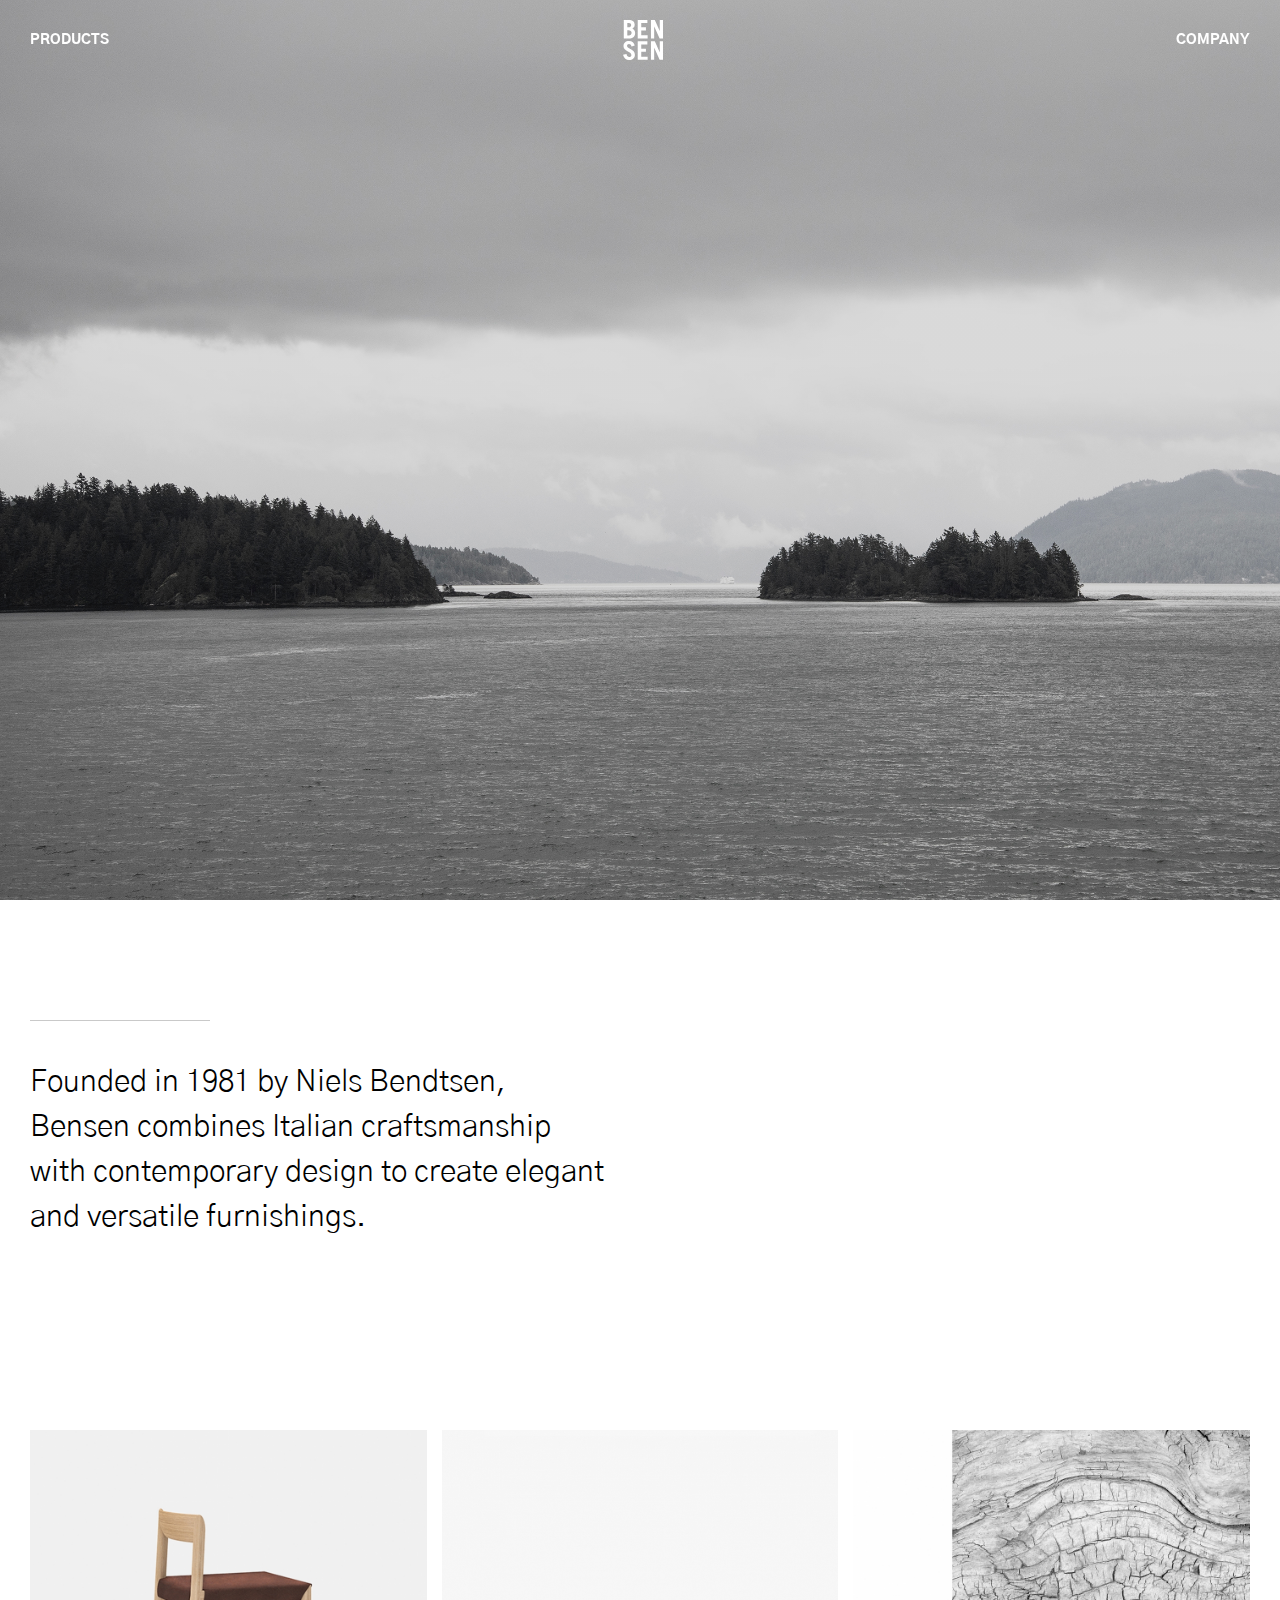
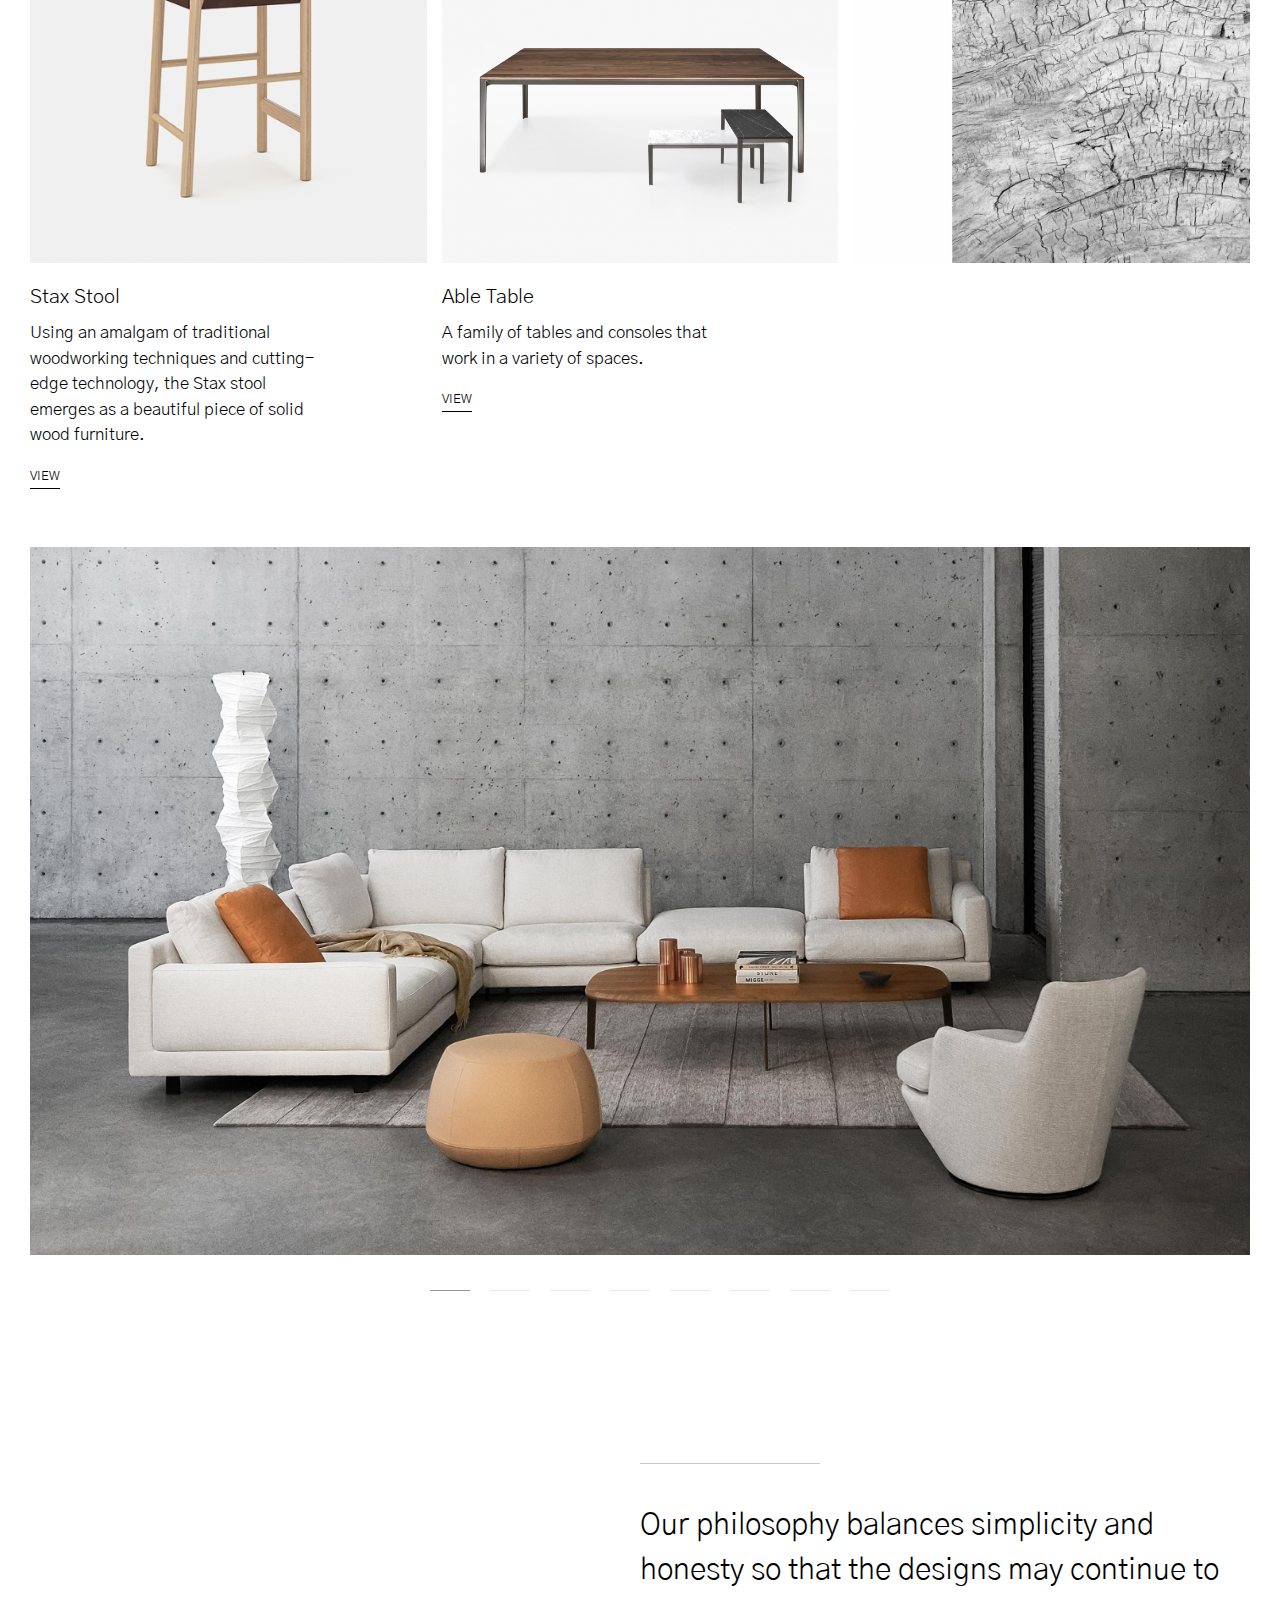
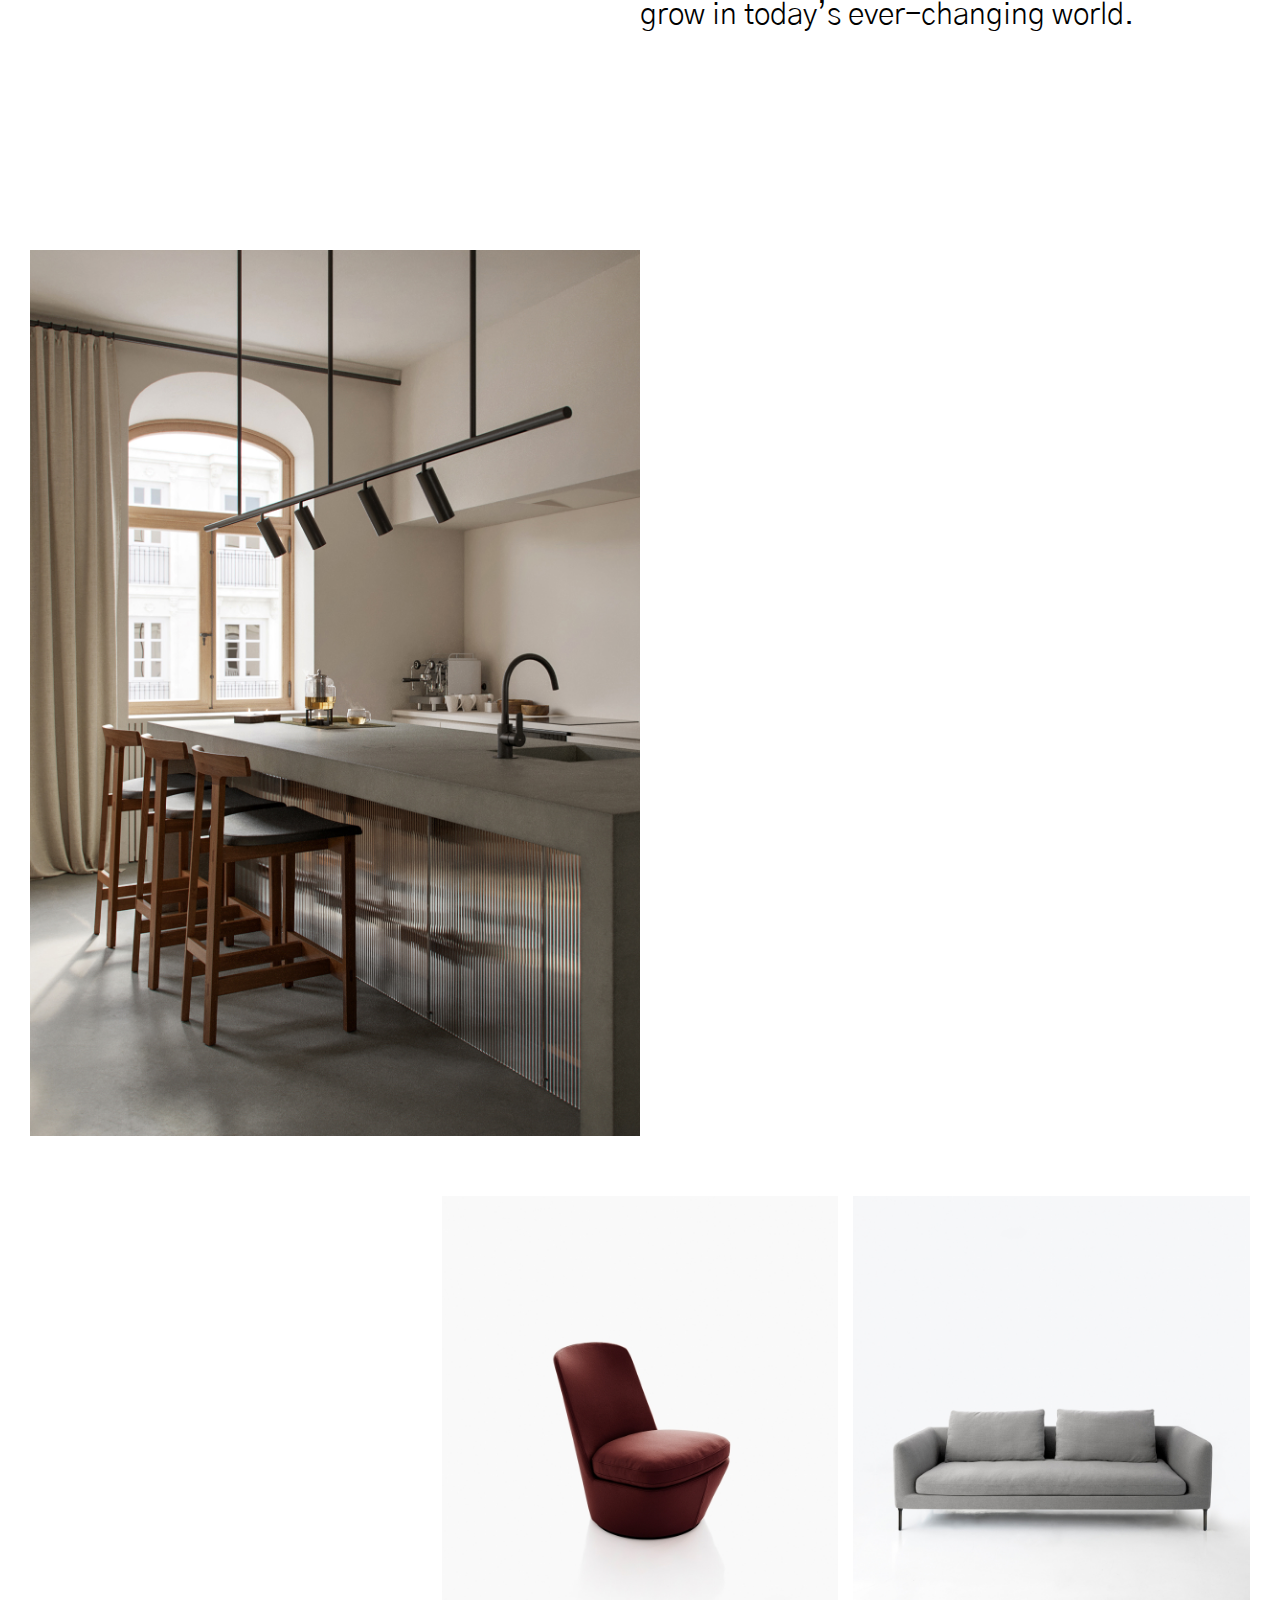
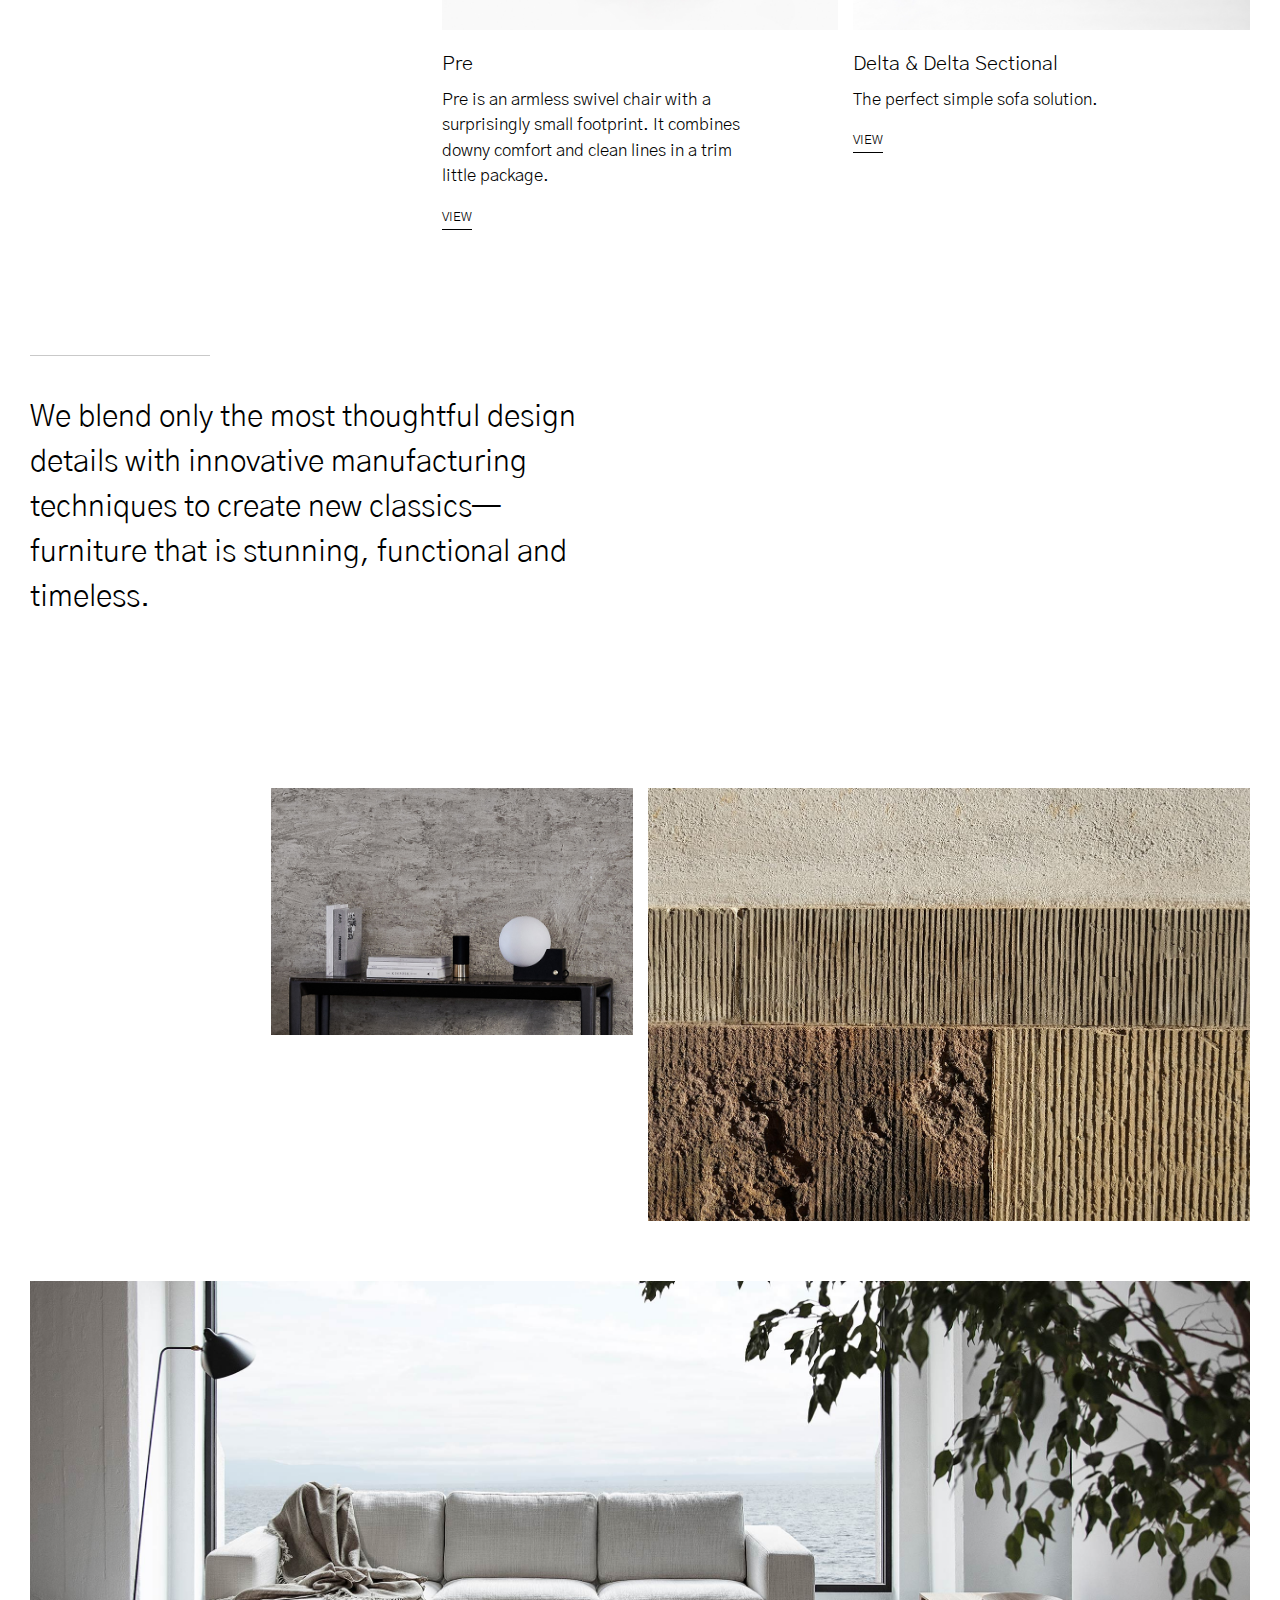
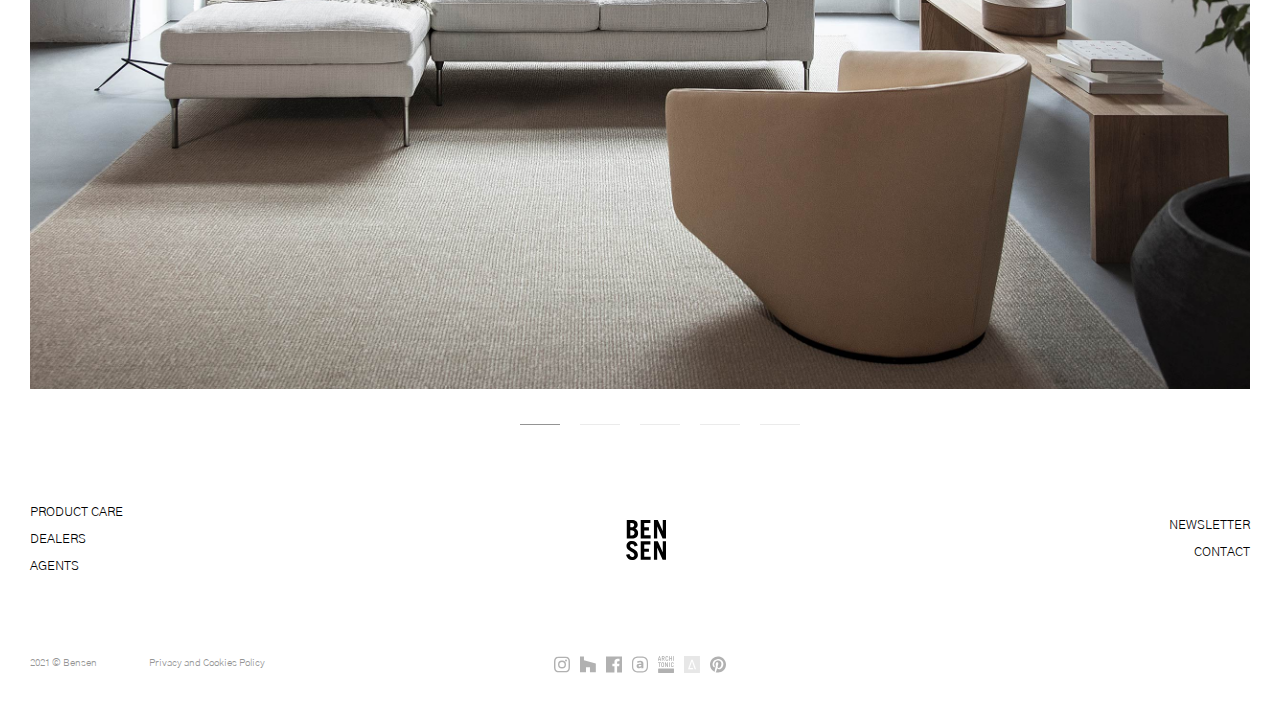
<file: bensen/index.html>
<!DOCTYPE html>
<html lang="en">
<head>
    <meta charset="UTF-8">
    <meta http-equiv="X-UA-Compatible" content="IE=edge">
    <meta name="viewport" content="width=device-width, initial-scale=1.0">
    <link rel="apple-touch-icon" sizes="180x180" href="public/img/apple-touch-icon.png">
    <link rel="icon" type="image/png" sizes="32x32" href="public/img/favicon-32x32.png">
    <link rel="icon" type="image/png" sizes="16x16" href="public/img/favicon-16x16.png">
    <title>Homepage - Bensen</title>
    <link rel="preconnect" href="https://fonts.gstatic.com">
    <link href="https://fonts.googleapis.com/css2?family=Gothic+A1:wght@300;400;800&display=swap" rel="stylesheet">
    <link rel="stylesheet" href="style.css">
    <script src="index.js" defer></script>
</head>
<body>
    <header class="hero">
        <nav class="nav">
            <div class="nav-top--left">
                <h3 href="#" class="nav__link nav-left__link">PRODUCTS</h3>
            </div>
            <svg id="logo" class="logo logo--white" xmlns="http://www.w3.org/2000/svg" viewBox="0 0 573.7 573.9"><title>Asset 1</title><g id="Layer_2" data-name="Layer 2"><g id="Layer_1-2" data-name="Layer 1"><path d="M61.6,146.7H79.2c26.4,0,44,12.4,44,37.7,0,23.1-13.9,38.5-40.3,38.5H61.6V146.7M11,264.8H85c53.5,0,88.7-23.8,88.7-76.3,0-33-11-47.6-38.9-65.3,21.3-12.8,32.6-31.9,32.6-55C167.4,22.8,136.2,0,82,0H11V264.8M61.6,41.9H81.8c23.8,0,35.2,12.4,35.2,31.9,0,18-15,31.2-37.8,31.2H61.6V41.9Z"></path><polygon points="211.1 264.8 353.3 264.8 353.3 220.1 261.7 220.1 261.7 150.4 328.8 150.4 328.8 105.7 261.7 105.7 261.7 44.8 349.7 44.8 349.7 0.1 211.1 0.1 211.1 264.8"></polygon><polygon points="401 264.8 447.2 264.8 447.2 94 447.9 94 525.3 264.8 573.7 264.8 573.7 0.1 527.5 0.1 527.5 157 526.7 157 456.3 0.1 401 0.1 401 264.8"></polygon><path d="M122.8,379.3l45.5-13.2c-8.8-37.4-36.3-64.2-81.4-64.2-52.4,0-79.6,28.6-79.6,74,0,74,112.9,74.8,112.9,124.6,0,19.8-13.6,31.5-31.1,31.5-15,0-33.4-11.4-39.2-43.3L0,499.5c13.5,52,45.4,74.4,86.5,74.4,53.1,0,84.3-30,84.3-75.5,0-82.8-112.9-85.8-112.9-125.7,0-17.9,9.9-29,27.8-29,17.6,0,28.6,10.6,37.1,35.6Z"></path><polygon points="211.1 570.2 353.3 570.2 353.3 525.5 261.7 525.5 261.7 455.9 328.8 455.9 328.8 411.1 261.7 411.1 261.7 350.3 349.7 350.3 349.7 305.6 211.1 305.6 211.1 570.2"></polygon><polygon points="401 570.2 447.2 570.2 447.2 399.4 447.9 399.4 525.3 570.2 573.7 570.2 573.7 305.6 527.5 305.6 527.5 462.5 526.7 462.5 456.3 305.6 401 305.6 401 570.2"></polygon></g></g></svg>
            <div class="nav-top--right">
                <h3 href="#" class="nav__link nav-right__link">COMPANY</h3>
            </div>
        </nav>
    </header>
    <section class="founded founded--1">
        <h1 class="heading--primary">Founded in 1981 by Niels Bendtsen, Bensen combines Italian craftsmanship with contemporary design to create elegant and versatile furnishings.</h1>
    </section>
    <section class="products products--1">
        <article class="products__item products__item--1">
            <img src="public/img/bensen-size-2-1660x1813px-staxstool-1-1-938x1024.jpg" alt="image chair" class="products__item__img">
            <h2 class="heading--secondary">Stax Stool</h2>
            <p class="description">Using an amalgam of traditional woodworking techniques and cutting-edge technology, the Stax stool emerges as a beautiful piece of solid wood furniture.</p>
            <a href="#" class="link">VIEW</a>
        </article>
        <article class="products__item products__item--2">
            <img src="public/img/bensen-size-2-1660x1813px-able-table-3-768x839.jpg" alt="image tableset" class="products__item__img">
            <h2 class="heading--secondary">Able Table</h2>
            <p class="description">A family of tables and consoles that work in a variety of spaces.</p>
            <a href="#" class="link">VIEW</a>
        </article>
        <article class="products__item products__item--3">
            <img src="public/img/bensen-size-3-1660x1813px-415px-white-938x1024.jpg" alt="image wood texture" class="products__item__img">
        </article>
    </section>
    <section class="gallery">
        <div class="gallery__slider">
            <img src="public/img/BN-ELS-SUNCOS-LR-2019-02-1-1536x892.jpg" alt="image slider living room" class="gallery__slider__img">
        </div>
        <div class="gallery__slider__controls">
            <span class="slider-line line-selected"></span>
            <span class="slider-line"></span>
            <span class="slider-line"></span>
            <span class="slider-line"></span>
            <span class="slider-line"></span>
            <span class="slider-line"></span>
            <span class="slider-line"></span>
            <span class="slider-line"></span>
        </div>
    </section>
    <section class="philosophy">
        <h1 class="heading--primary">Our philosophy balances simplicity and honesty so that the designs may continue to grow in today’s ever-changing world.</h1>
    </section>
    <section class="preview preview--1">
        <img src="public/img/bensen-size-5-1273x1850-Torii-Stool.jpg" alt="image kitchen table" class="preview__img--1">
    </section>
    <section class="products products--2">
        <article class="products__item products__item--4">
            <img src="public/img/bensen-size-2-1660x1813px-pre-3-e1554092273252-938x1024.jpg" alt="image chair" class="products__item__img">
            <h2 class="heading--secondary">Pre</h2>
            <p class="description">Pre is an armless swivel chair with a surprisingly small footprint. It combines downy comfort and clean lines in a trim little package.</p>
            <a href="#" class="link">VIEW</a>
        </article>
        <article class="products__item products__item--5">
            <img src="public/img/bensen-size-2-1660x1813px-delta-sectional-3-938x1024.jpg" alt="image sofa" class="products__item__img">
            <h2 class="heading--secondary">Delta & Delta Sectional</h2>
            <p class="description">The perfect simple sofa solution.</p>
            <a href="#" class="link">VIEW</a>
        </article>
    </section>
    <section class="founded founded--2">
        <h1 class="heading--primary">We blend only the most thoughtful design details with innovative manufacturing techniques to create new classics—furniture that is stunning, functional and timeless.</h1>
    </section>
    <section class="preview preview--2">
        <img src="public/img/bensen-size-6-848x580px-home.jpg" alt="image table" class="preview__img--2">
        <img src="public/img/bensen-size-7-1273x915px-home.jpg" alt="image sand" class="preview__img--3">
    </section>
    <section class="gallery">
        <div class="gallery__slider">
            <img src="public/img/BN-NEO-INFORM-LR-2019-02.jpg" alt="image slider living room" class="gallery__slider__img">
        </div>
        <div class="gallery__slider__controls">
            <span class="slider-line line-selected"></span>
            <span class="slider-line"></span>
            <span class="slider-line"></span>
            <span class="slider-line"></span>
            <span class="slider-line"></span>
        </div>
    </section>
    <nav class="nav-bot">
        <div class="nav-bot__list nav-bot--left">
            <a href="#" class="link--bot">PRODUCT CARE</a>
            <a href="#" class="link--bot">DEALERS</a>
            <a href="#" class="link--bot">AGENTS</a>
        </div>
        <svg class="logo logo--black" xmlns="http://www.w3.org/2000/svg" viewBox="0 0 573.7 573.9"><title>Asset 1</title><g id="Layer_2" data-name="Layer 2"><g id="Layer_1-2" data-name="Layer 1"><path d="M61.6,146.7H79.2c26.4,0,44,12.4,44,37.7,0,23.1-13.9,38.5-40.3,38.5H61.6V146.7M11,264.8H85c53.5,0,88.7-23.8,88.7-76.3,0-33-11-47.6-38.9-65.3,21.3-12.8,32.6-31.9,32.6-55C167.4,22.8,136.2,0,82,0H11V264.8M61.6,41.9H81.8c23.8,0,35.2,12.4,35.2,31.9,0,18-15,31.2-37.8,31.2H61.6V41.9Z"></path><polygon points="211.1 264.8 353.3 264.8 353.3 220.1 261.7 220.1 261.7 150.4 328.8 150.4 328.8 105.7 261.7 105.7 261.7 44.8 349.7 44.8 349.7 0.1 211.1 0.1 211.1 264.8"></polygon><polygon points="401 264.8 447.2 264.8 447.2 94 447.9 94 525.3 264.8 573.7 264.8 573.7 0.1 527.5 0.1 527.5 157 526.7 157 456.3 0.1 401 0.1 401 264.8"></polygon><path d="M122.8,379.3l45.5-13.2c-8.8-37.4-36.3-64.2-81.4-64.2-52.4,0-79.6,28.6-79.6,74,0,74,112.9,74.8,112.9,124.6,0,19.8-13.6,31.5-31.1,31.5-15,0-33.4-11.4-39.2-43.3L0,499.5c13.5,52,45.4,74.4,86.5,74.4,53.1,0,84.3-30,84.3-75.5,0-82.8-112.9-85.8-112.9-125.7,0-17.9,9.9-29,27.8-29,17.6,0,28.6,10.6,37.1,35.6Z"></path><polygon points="211.1 570.2 353.3 570.2 353.3 525.5 261.7 525.5 261.7 455.9 328.8 455.9 328.8 411.1 261.7 411.1 261.7 350.3 349.7 350.3 349.7 305.6 211.1 305.6 211.1 570.2"></polygon><polygon points="401 570.2 447.2 570.2 447.2 399.4 447.9 399.4 525.3 570.2 573.7 570.2 573.7 305.6 527.5 305.6 527.5 462.5 526.7 462.5 456.3 305.6 401 305.6 401 570.2"></polygon></g></g></svg>
        <div class="nav-bot__list nav-bot--right">
            <a href="#" class="link--bot">NEWSLETTER</a>
            <a href="#" class="link--bot">CONTACT</a>
        </div>
    </nav>
    <footer class="footer">
        <div class="copyright">
            <span class="copyright--1">2021 &copy; Bensen</span>
            <span class="copyright--2">Privacy and Cookies Policy</span>
        </div>
        <div class="social">
            <img src="public/img/icon-insta-b.svg" alt="" class="social__logo social__logo-inst">
            <img src="public/img/icon-home-b.svg" alt="" class="social__logo social__logo-home">
            <img src="public/img/icon-fb-b.svg" alt="" class="social__logo social__logo-fb">
            <img src="public/img/icon-archello-b.svg" alt="" class="social__logo social__logo-archello">
            <img src="public/img/icon-architonic-b.svg" alt="" class="social__logo social__logo-architonic">
            <img src="public/img/icon-architizer-b.svg" alt="" class="social__logo social__logo-architizer">
            <img src="public/img/icon-pinterest-b.svg" alt="" class="social__logo social__logo-pinterest">
        </div>
        <div class="empty"></div>
    </footer>
</body>
</html>
</file>
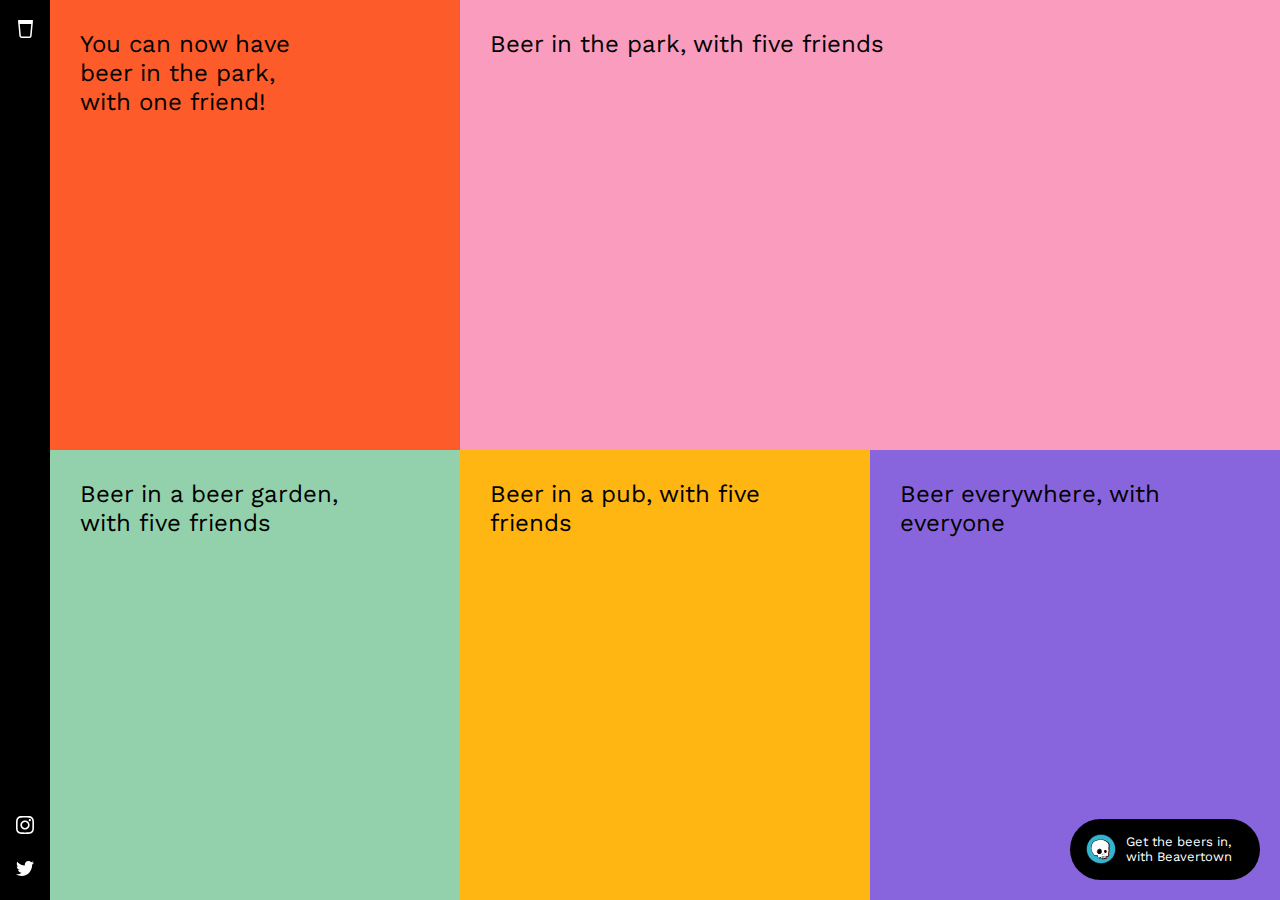
<file: onewayroadtobeer/index.html>
<!DOCTYPE html>
<html lang="en">

<head>
    <meta charset="UTF-8">
    <meta http-equiv="X-UA-Compatible" content="IE=edge">
    <meta name="viewport" content="width=device-width, initial-scale=1.0">
    <title>One way road to beer - The lockdown countdown to freedom!</title>
    <link rel="preconnect" href="https://fonts.gstatic.com">
    <link href="https://fonts.googleapis.com/css2?family=Work+Sans:wght@300;400&display=swap" rel="stylesheet">
    <link rel="stylesheet" href="style.css">
    <script src="index.js" defer></script>
</head>

<body>
    <main class="content">
        <nav class="sidebarHidden hidden">
            <img src="public/img/cross.07809c29.svg" alt="" class="close">
            <div class="sidebar__social">
                <img src="public/img/icon-instagram.31a46d39.svg" alt="icon instagram" class="social--instagram">
                <img src="public/img/icon-twitter.c025dd75.svg" alt="icon twitter" class="social--twitter">
            </div>
        </nav>
        <nav class="sidebar">
            <img src="public/img/beer.73216eda.svg" alt="" class="menu">
            <div class="sidebar__social">
                <img src="public/img/icon-instagram.31a46d39.svg" alt="icon instagram" class="social--instagram">
                <img src="public/img/icon-twitter.c025dd75.svg" alt="icon twitter" class="social--twitter">
            </div>
        </nav>
        <div class="content__BIG content__tile--black hidden">
            <h1 class="heading--primary">One way road to beer . com</h1>
            <div class="credits">
                <div class="credits--left">
                    <div class="credits__pair">
                        <div class="heading--primary category">Design</div>
                        <div class="heading--primary">Graeme Rutherford</div>
                    </div>
                    <div class="credits__pair">
                        <div class="heading--primary category">Code</div>
                        <div class="heading--primary">Alex Pamphilon</div>
                    </div>
                    <div class="credits__pair">
                        <div class="heading--primary category">Colours</div>
                        <div class="heading--primary">Katie Baxendale</div>
                    </div>
                    <div class="credits__pair">
                        <div class="heading--primary category">Data</div>
                        <div class="heading--primary">GOV.UK</div>
                    </div>
                </div>
                <div class="credits--right">
                    <div class="credits__pair">
                        <div class="heading--primary category category--1"><span class="circle">🔴</span>Step 1a</div>
                        <div class="heading--primary">March 8th</div>
                    </div>
                    <div class="credits__pair">
                        <div class="heading--primary category">Step 1b</div>
                        <div class="heading--primary">March 29th</div>
                    </div>
                    <div class="credits__pair">
                        <div class="heading--primary category">Step 2</div>
                        <div class="heading--primary">April 12th</div>
                    </div>
                    <div class="credits__pair">
                        <div class="heading--primary category">Step 3</div>
                        <div class="heading--primary">May 17th</div>
                    </div>
                    <div class="credits__pair">
                        <div class="heading--primary category">Step 4</div>
                        <div class="heading--primary">June 21st</div>
                    </div>
                </div>
            </div>
        </div>
        <div class="content__tile content__tile--red">
            <h1 class="heading--primary u-text-limit-25">You can now have beer in the park, with one friend!</h1>
        </div>
        <div class="content__tile content__tile--pink">
            <h1 class="heading--primary">Beer in the park, with five friends</h1>
            <div id="countdown"></div>
        </div>
        <div class="content__tile content__tile--green">
            <h1 class="heading--primary u-text-limit-30">Beer in a beer garden, with five friends</h1>
            <div id="countdown-green"></div>
        </div>
        <div class="content__tile content__tile--orange">
            <h1 class="heading--primary u-text-limit-30">Beer in a pub, with five friends</h1>
            <div id="countdown-orange"></div>
        </div>
        <div class="content__tile content__tile--purple">
            <h1 class="heading--primary u-text-limit-30">Beer everywhere, with everyone</h1>
            <div id="countdown-purple"></div>
        </div>
        <div class="beavertown">
            <img src="public/img/beavertown.6ccfb214.svg" alt="">
            <p class="beavertown__text">Get the beers in, with Beavertown</p>
        </div>
    </main>
</body>

</html>
</file>
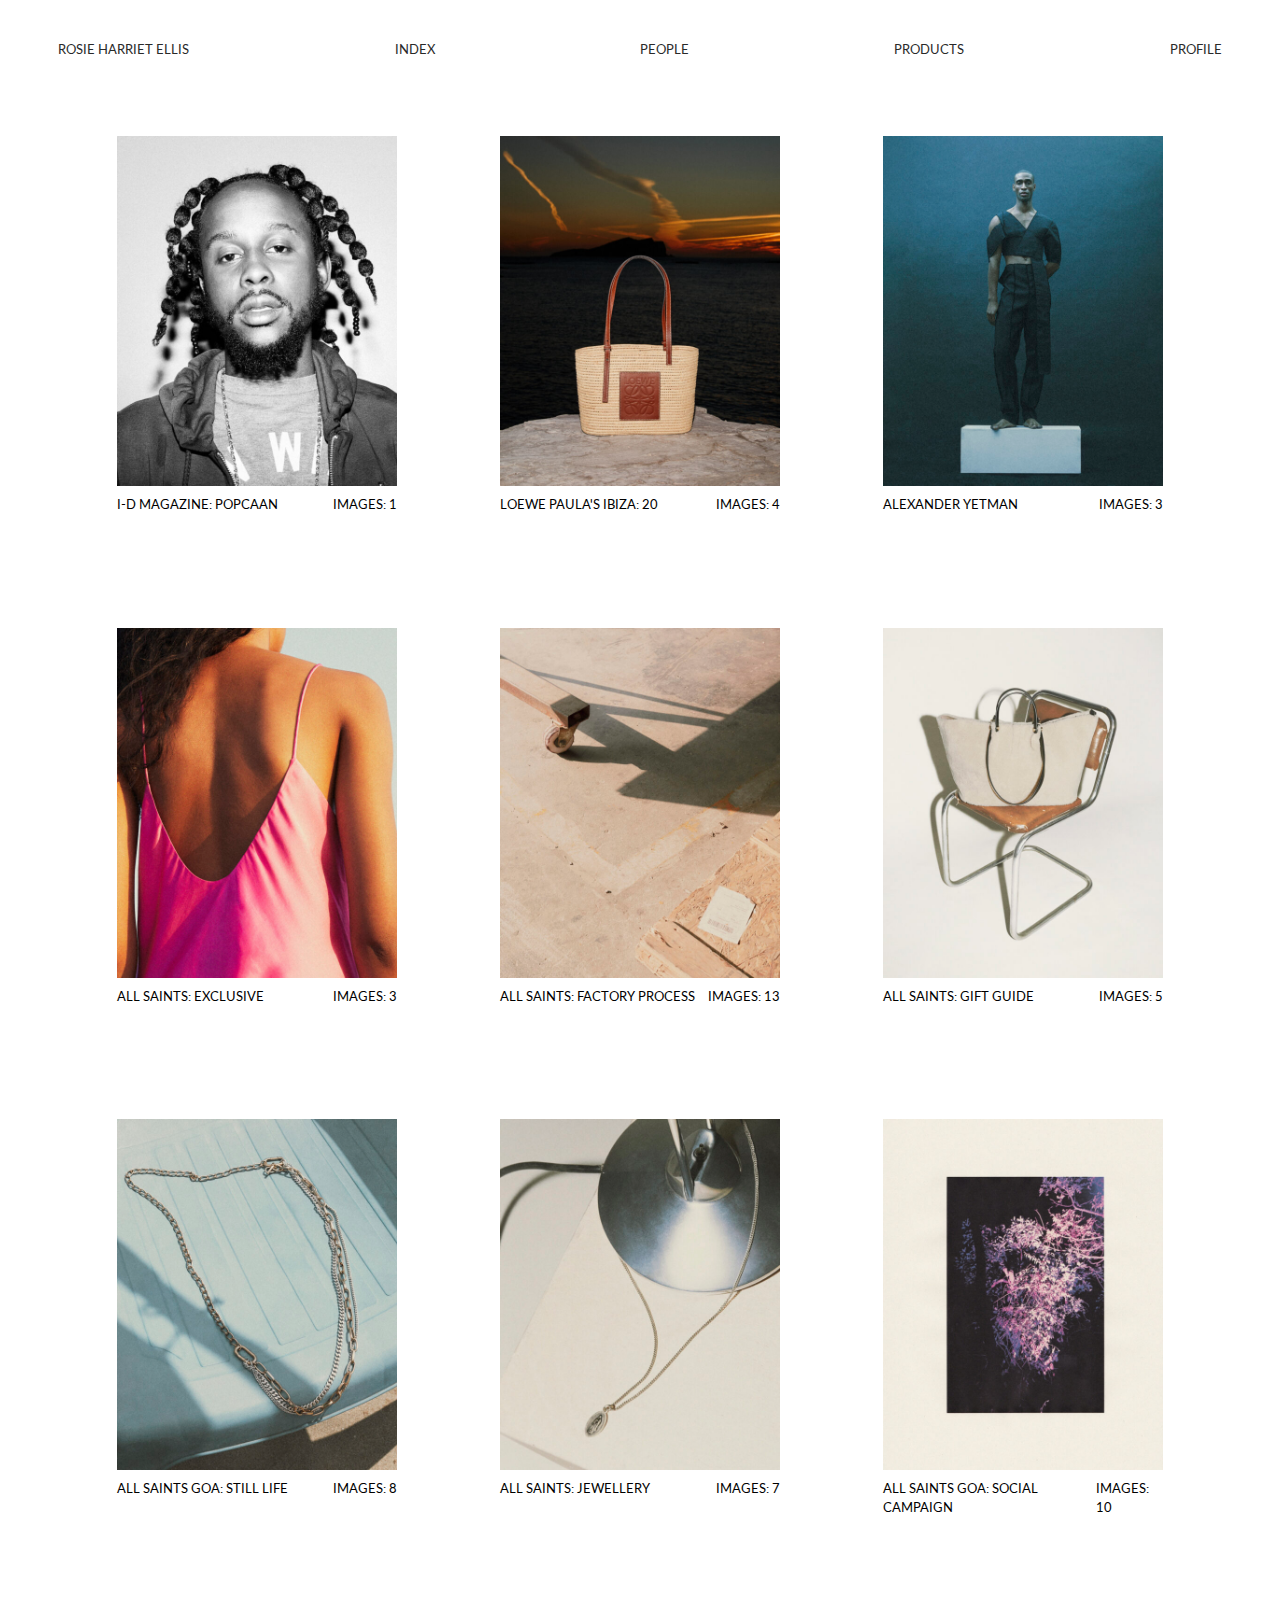
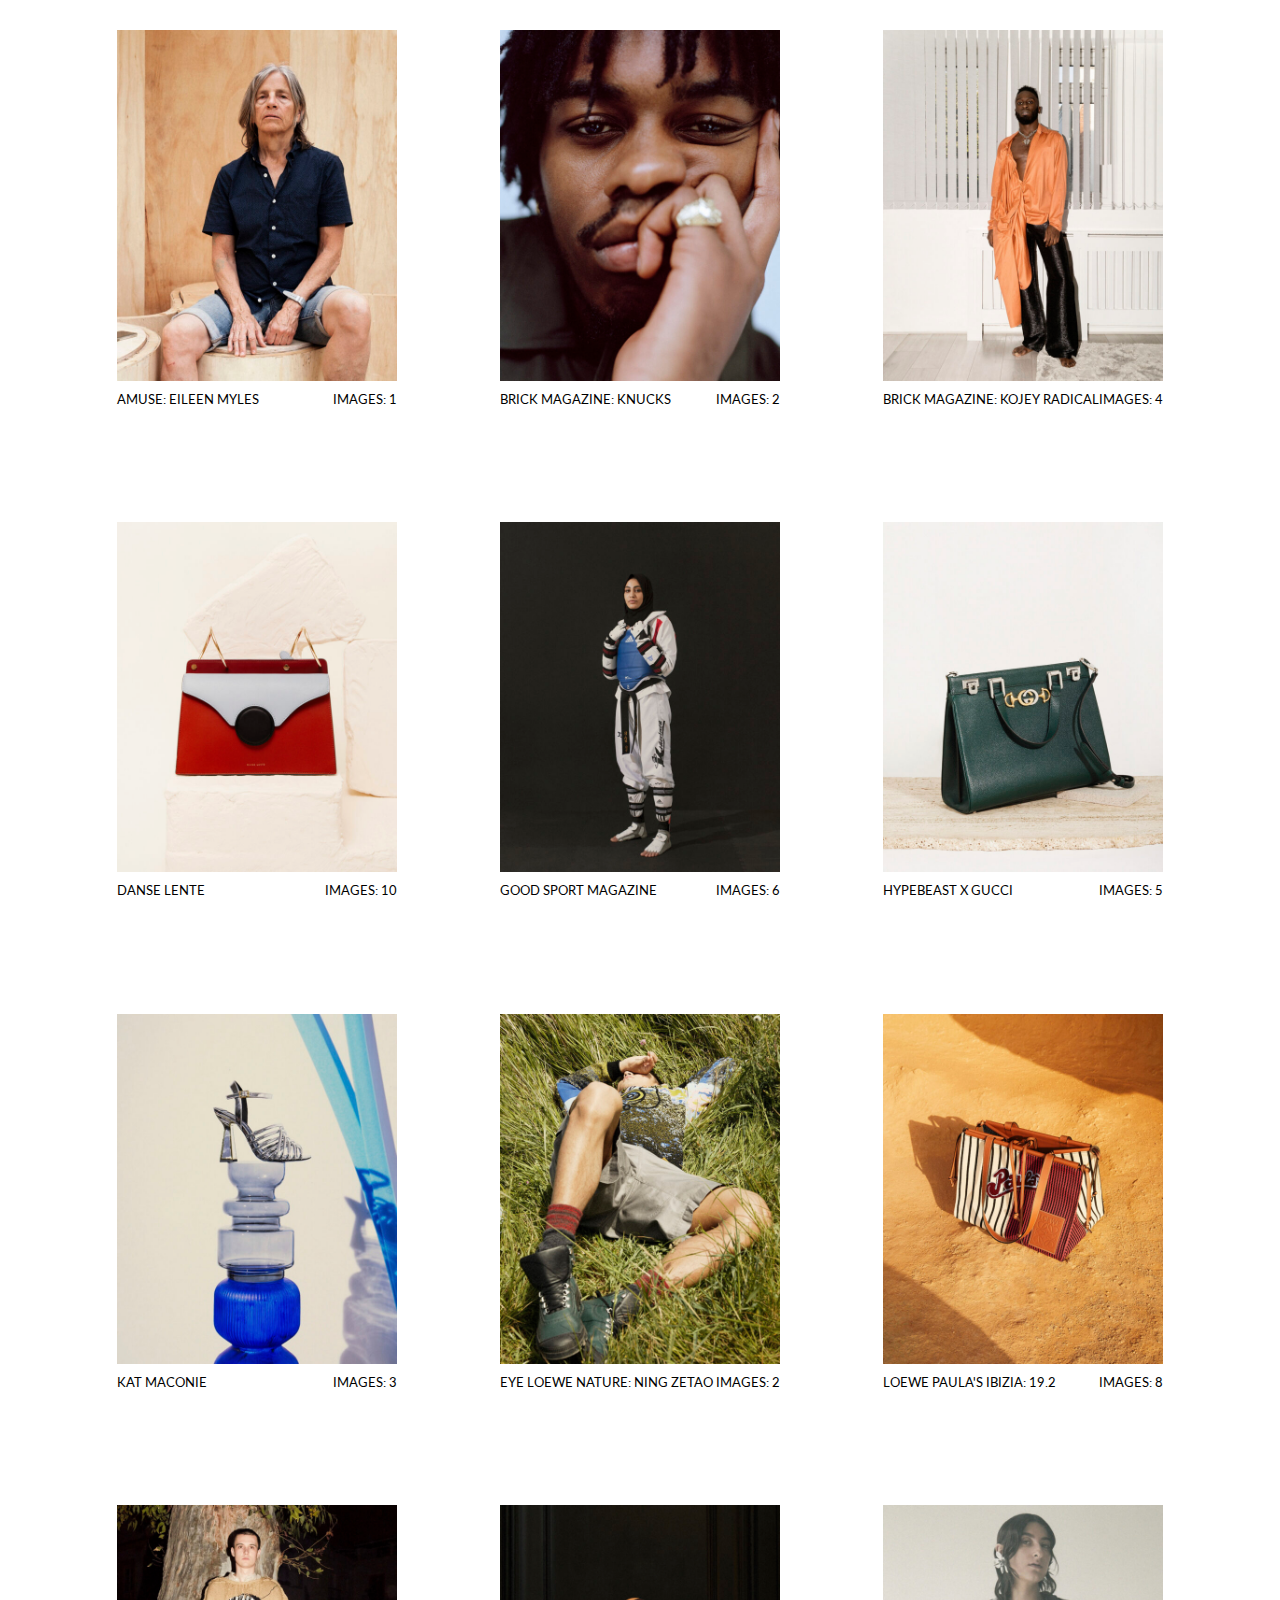
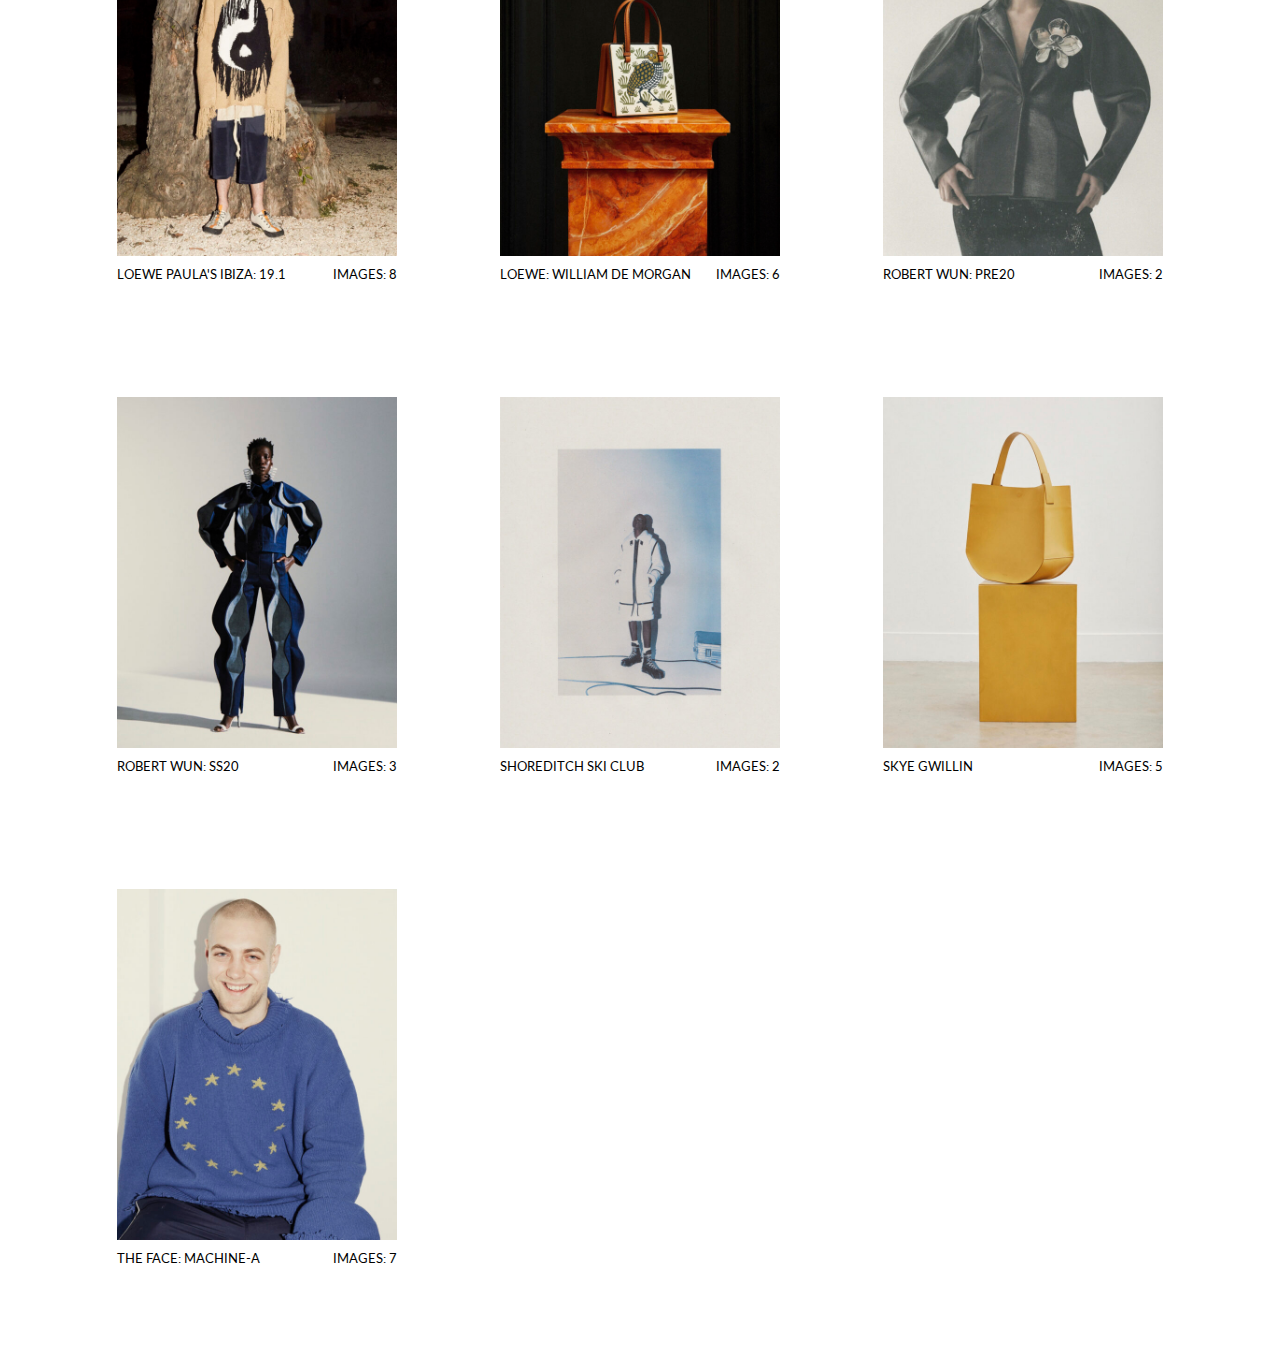
<file: rosieharrietellis/index.html>
<!DOCTYPE html>
<html lang="en">
<head>
    <meta charset="UTF-8">
    <meta http-equiv="X-UA-Compatible" content="IE=edge">
    <meta name="viewport" content="width=device-width, initial-scale=1.0">
    <title>Rosie Harriet Ellis</title>
    <link rel="preconnect" href="https://fonts.gstatic.com">
    <link href="https://fonts.googleapis.com/css2?family=Lato:wght@400&display=swap" rel="stylesheet">
    <link rel="stylesheet" href="style.css">
</head>
<body>
    <a href="#" class="nav__resp__menu">MENU</a>
    <nav class="nav__resp">
        <ul class="nav__resp__list">
            <li class="nav__resp__item"><a href="#" class="nav__resp__link">INDEX</a></li>
            <li class="nav__resp__item"><a href="#" class="nav__resp__link">PEOPLE</a></li>
            <li class="nav__resp__item"><a href="#" class="nav__resp__link">PRODUCTS</a></li>
            <li class="nav__resp__item"><a href="#" class="nav__resp__link">PROFILE</a></li>
            <li class="nav__resp__item"><a href="#" class="nav__resp__link nav__resp__close">CLOSE</a></li>
        </ul>
    </nav>
    <nav class="nav">
        <ul class="nav__list">
            <li class="nav__item"><a href="#" class="nav__link nav__logo">ROSIE HARRIET ELLIS</a></li>
            <li class="nav__item"><a href="#" class="nav__link">INDEX</a></li>
            <li class="nav__item"><a href="#" class="nav__link">PEOPLE</a></li>
            <li class="nav__item"><a href="#" class="nav__link">PRODUCTS</a></li>
            <li class="nav__item"><a href="#" class="nav__link">PROFILE</a></li>
        </ul>
    </nav>
    <section class="gallery">
        <div class="gallery__image-box">
            <img src="public/img/RosieHarrietEllis-i-d-popcaan_01.jpg" alt="gallery image 1">
            <div class="gallery__img-text">
                <p class="text--title">I-D MAGAZINE: POPCAAN</p>
                <p class="text--count">IMAGES: 1</p>
            </div>
        </div>
        <div class="gallery__image-box">
            <img src="public/img/RosieHarrietEllis_-5.jpg" alt="gallery image 2">
            <div class="gallery__img-text">
                <p class="text--title">LOEWE PAULA'S IBIZA: 20</p>
                <p class="text--count">IMAGES: 4</p>
            </div>
        </div>
        <div class="gallery__image-box">
            <img src="public/img/RosieHarrietEllis_AlexanderYetman_01_hero_2021-01-19-141357.jpg" alt="gallery image 3">
            <div class="gallery__img-text">
                <p class="text--title">ALEXANDER YETMAN</p>
                <p class="text--count">IMAGES: 3</p>
            </div>
        </div>
        <div class="gallery__image-box">
            <img src="public/img/RosieHarrietEllis_all-saints-exclusive_-3.jpg" alt="gallery image 4">
            <div class="gallery__img-text">
                <p class="text--title">ALL SAINTS: EXCLUSIVE</p>
                <p class="text--count">IMAGES: 3</p>
            </div>
        </div>
        <div class="gallery__image-box">
            <img src="public/img/RosieHarrietEllis_all-saints-factory_-7.jpg" alt="gallery image 5">
            <div class="gallery__img-text">
                <p class="text--title">ALL SAINTS: FACTORY PROCESS</p>
                <p class="text--count">IMAGES: 13</p>
            </div>
        </div>
        <div class="gallery__image-box">
            <img src="public/img/RosieHarrietEllis_all-saints-gift-guide_-4_hero2.jpg" alt="gallery image 6">
            <div class="gallery__img-text">
                <p class="text--title">ALL SAINTS: GIFT GUIDE</p>
                <p class="text--count">IMAGES: 5</p>
            </div>
        </div>
        <div class="gallery__image-box">
            <img src="public/img/RosieHarrietEllis_all-saints-goa-still-life_-1.jpg" alt="gallery image 7">
            <div class="gallery__img-text">
                <p class="text--title">ALL SAINTS GOA: STILL LIFE</p>
                <p class="text--count">IMAGES: 8</p>
            </div>
        </div>
        <div class="gallery__image-box">
            <img src="public/img/RosieHarrietEllis_all-saints-jewellery_hero.jpg" alt="gallery image 8">
            <div class="gallery__img-text">
                <p class="text--title">ALL SAINTS: JEWELLERY</p>
                <p class="text--count">IMAGES: 7</p>
            </div>
        </div>
        <div class="gallery__image-box">
            <img src="public/img/RosieHarrietEllis_AllSaints_41.jpg" alt="gallery image 9">
            <div class="gallery__img-text">
                <p class="text--title">ALL SAINTS GOA: SOCIAL CAMPAIGN</p>
                <p class="text--count">IMAGES: 10</p>
            </div>
        </div>
        <div class="gallery__image-box">
            <img src="public/img/RosieHarrietEllis_amuse-eileen-myles_-1.jpg" alt="gallery image 10">
            <div class="gallery__img-text">
                <p class="text--title">AMUSE: EILEEN MYLES</p>
                <p class="text--count">IMAGES: 1</p>
            </div>
        </div>
        <div class="gallery__image-box">
            <img src="public/img/RosieHarrietEllis_brick-magazine-knucks.jpg" alt="gallery image 11">
            <div class="gallery__img-text">
                <p class="text--title">BRICK MAGAZINE: KNUCKS</p>
                <p class="text--count">IMAGES: 2</p>
            </div>
        </div>
        <div class="gallery__image-box">
            <img src="public/img/RosieHarrietEllis_brick-magazine-kojey-radical_-3.jpg" alt="gallery image 12">
            <div class="gallery__img-text">
                <p class="text--title">BRICK MAGAZINE: KOJEY RADICAL</p>
                <p class="text--count">IMAGES: 4</p>
            </div>
        </div>
        <div class="gallery__image-box">
            <img src="public/img/RosieHarrietEllis_danse-lente_-6_hero.jpg" alt="gallery image 13">
            <div class="gallery__img-text">
                <p class="text--title">DANSE LENTE</p>
                <p class="text--count">IMAGES: 10</p>
            </div>
        </div>
        <div class="gallery__image-box">
            <img src="public/img/RosieHarrietEllis_goodsport-magazine_-1.jpg" alt="gallery image 14">
            <div class="gallery__img-text">
                <p class="text--title">GOOD SPORT MAGAZINE</p>
                <p class="text--count">IMAGES: 6</p>
            </div>
        </div>
        <div class="gallery__image-box">
            <img src="public/img/RosieHarrietEllis_hypebeast-x-gucci_-1.jpg" alt="gallery image 15">
            <div class="gallery__img-text">
                <p class="text--title">HYPEBEAST X GUCCI</p>
                <p class="text--count">IMAGES: 5</p>
            </div>
        </div>
        <div class="gallery__image-box">
            <img src="public/img/RosieHarrietEllis_kat-maconie_-3.jpg" alt="gallery image 16">
            <div class="gallery__img-text">
                <p class="text--title">KAT MACONIE</p>
                <p class="text--count">IMAGES: 3</p>
            </div>
        </div>
        <div class="gallery__image-box">
            <img src="public/img/RosieHarrietEllis_leowe-eyeloewenature-ning-zetao_-2.jpg" alt="gallery image 17">
            <div class="gallery__img-text">
                <p class="text--title">EYE LOEWE NATURE: NING ZETAO</p>
                <p class="text--count">IMAGES: 2</p>
            </div>
        </div>
        <div class="gallery__image-box">
            <img src="public/img/RosieHarrietEllis_loewe-paulas-ibiza-2019_-3_2021-02-18-123459.jpg" alt="gallery image 18">
            <div class="gallery__img-text">
                <p class="text--title">LOEWE PAULA'S IBIZIA: 19.2</p>
                <p class="text--count">IMAGES: 8</p>
            </div>
        </div>
        <div class="gallery__image-box">
            <img src="public/img/RosieHarrietEllis_loewe-paulas-ibiza_-3.jpg" alt="gallery image 19">
            <div class="gallery__img-text">
                <p class="text--title">LOEWE PAULA'S IBIZA: 19.1</p>
                <p class="text--count">IMAGES: 8</p>
            </div>
        </div>
        <div class="gallery__image-box">
            <img src="public/img/RosieHarrietEllis_loewe-william-de-morgan_-2.jpg" alt="gallery image 20">
            <div class="gallery__img-text">
                <p class="text--title">LOEWE: WILLIAM DE MORGAN</p>
                <p class="text--count">IMAGES: 6</p>
            </div>
        </div>
        <div class="gallery__image-box">
            <img src="public/img/RosieHarrietEllis_robert-wun-pre20_-3.jpg" alt="gallery image 21">
            <div class="gallery__img-text">
                <p class="text--title">ROBERT WUN: PRE20</p>
                <p class="text--count">IMAGES: 2</p>
            </div>
        </div>
        <div class="gallery__image-box">
            <img src="public/img/RosieHarrietEllis_robert-wun-ss20_-2.jpg" alt="gallery image 22">
            <div class="gallery__img-text">
                <p class="text--title">ROBERT WUN: SS20</p>
                <p class="text--count">IMAGES: 3</p>
            </div>
        </div>
        <div class="gallery__image-box">
            <img src="public/img/RosieHarrietEllis_ShoreditchSkiClub_01_hero.jpg" alt="gallery image 23">
            <div class="gallery__img-text">
                <p class="text--title">SHOREDITCH SKI CLUB</p>
                <p class="text--count">IMAGES: 2</p>
            </div>
        </div>
        <div class="gallery__image-box">
            <img src="public/img/RosieHarrietEllis_skye-gwillin_-3_2021-01-16-120815.jpg" alt="gallery image 24">
            <div class="gallery__img-text">
                <p class="text--title">SKYE GWILLIN</p>
                <p class="text--count">IMAGES: 5</p>
            </div>
        </div>
        <div class="gallery__image-box">
            <img src="public/img/RosieHarrietEllis_the-face-machine-a.jpg" alt="gallery image 25">
            <div class="gallery__img-text">
                <p class="text--title">THE FACE: MACHINE-A</p>
                <p class="text--count">IMAGES: 7</p>
            </div>
        </div>
    </section>
    <script>
        const navMenuBtn = document.querySelector('.nav__resp__menu');
        const navResp = document.querySelector('.nav__resp');
        const navCloseBtn = document.querySelector('.nav__resp__close');

        navMenuBtn.addEventListener('click', function(e) {
            e.preventDefault();
            navResp.style.display = 'flex';
            navResp.classList.add('show');
        });

        navCloseBtn.addEventListener('click', function(e) {
            e.preventDefault();
            navResp.classList.remove('show');
            setTimeout(() => {
                navResp.style.display = 'none';
            }, 500)
        })
    </script>
</body>
</html>
</file>
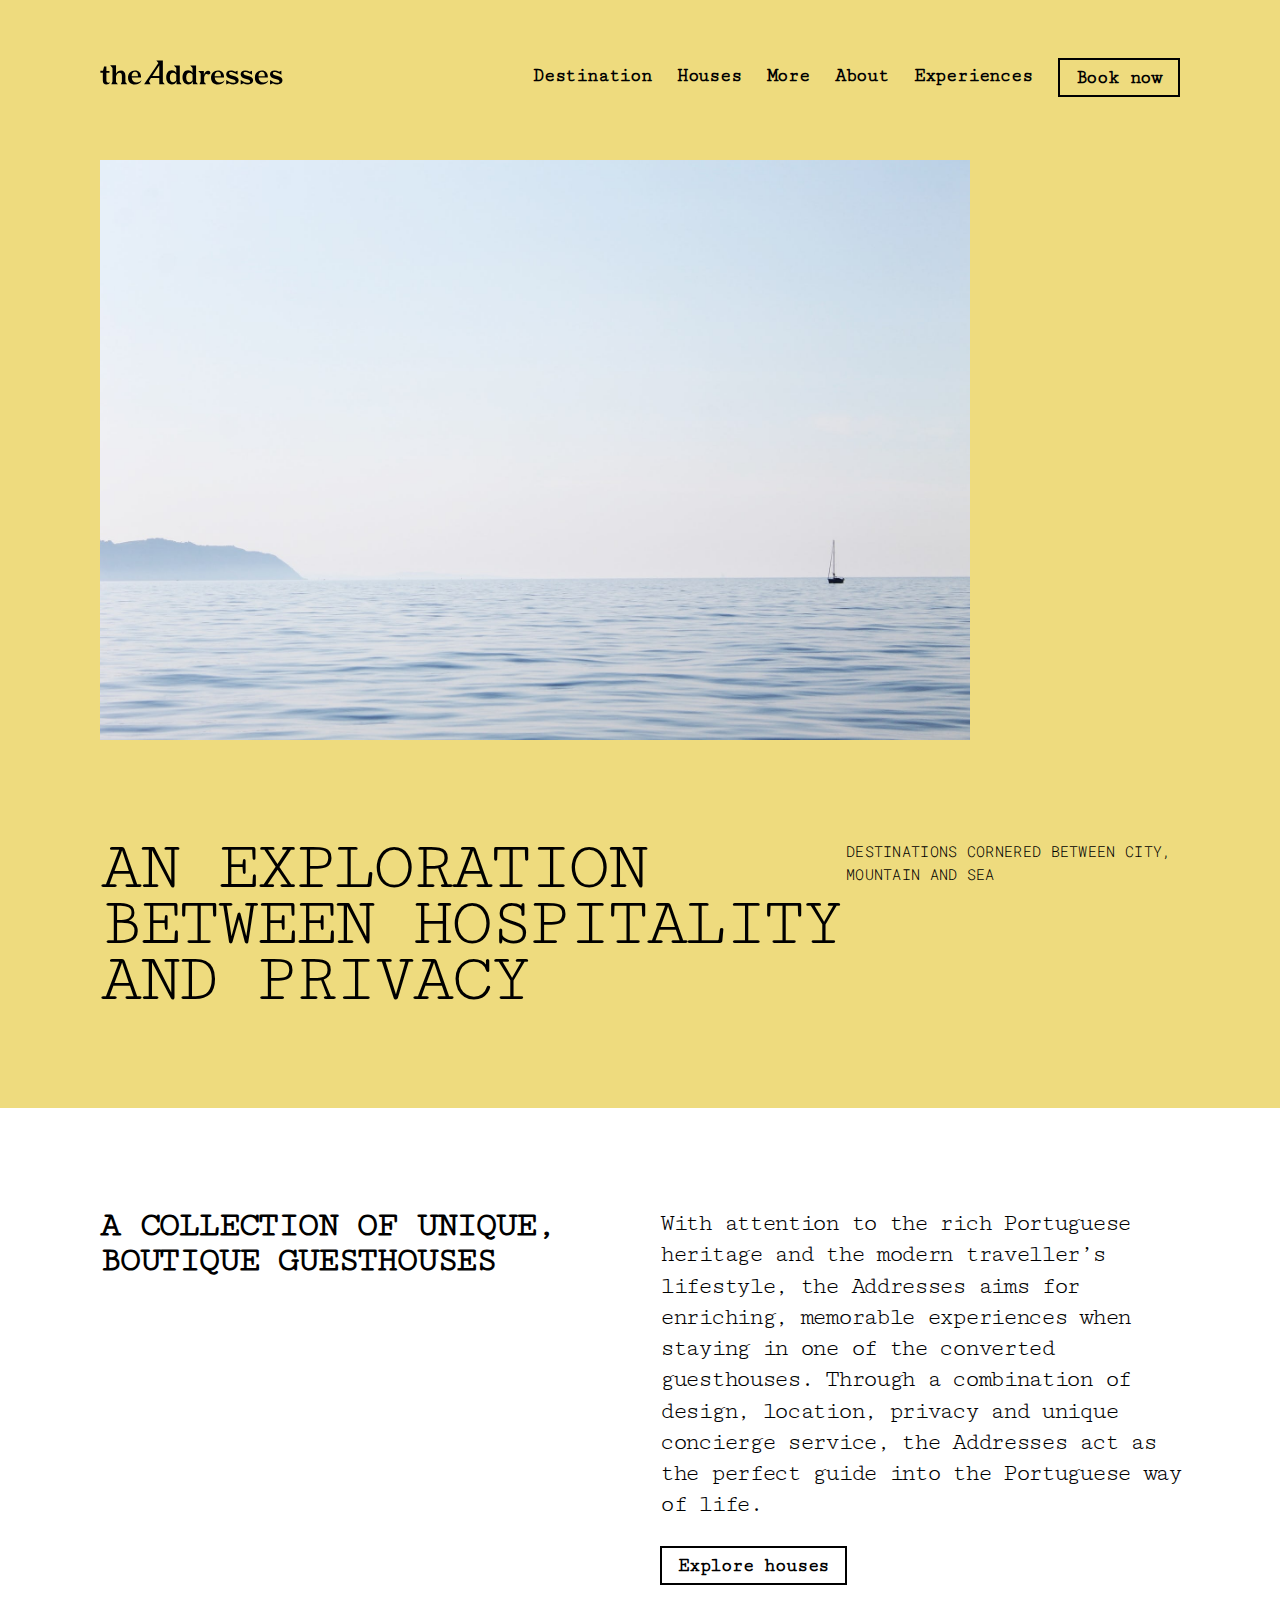
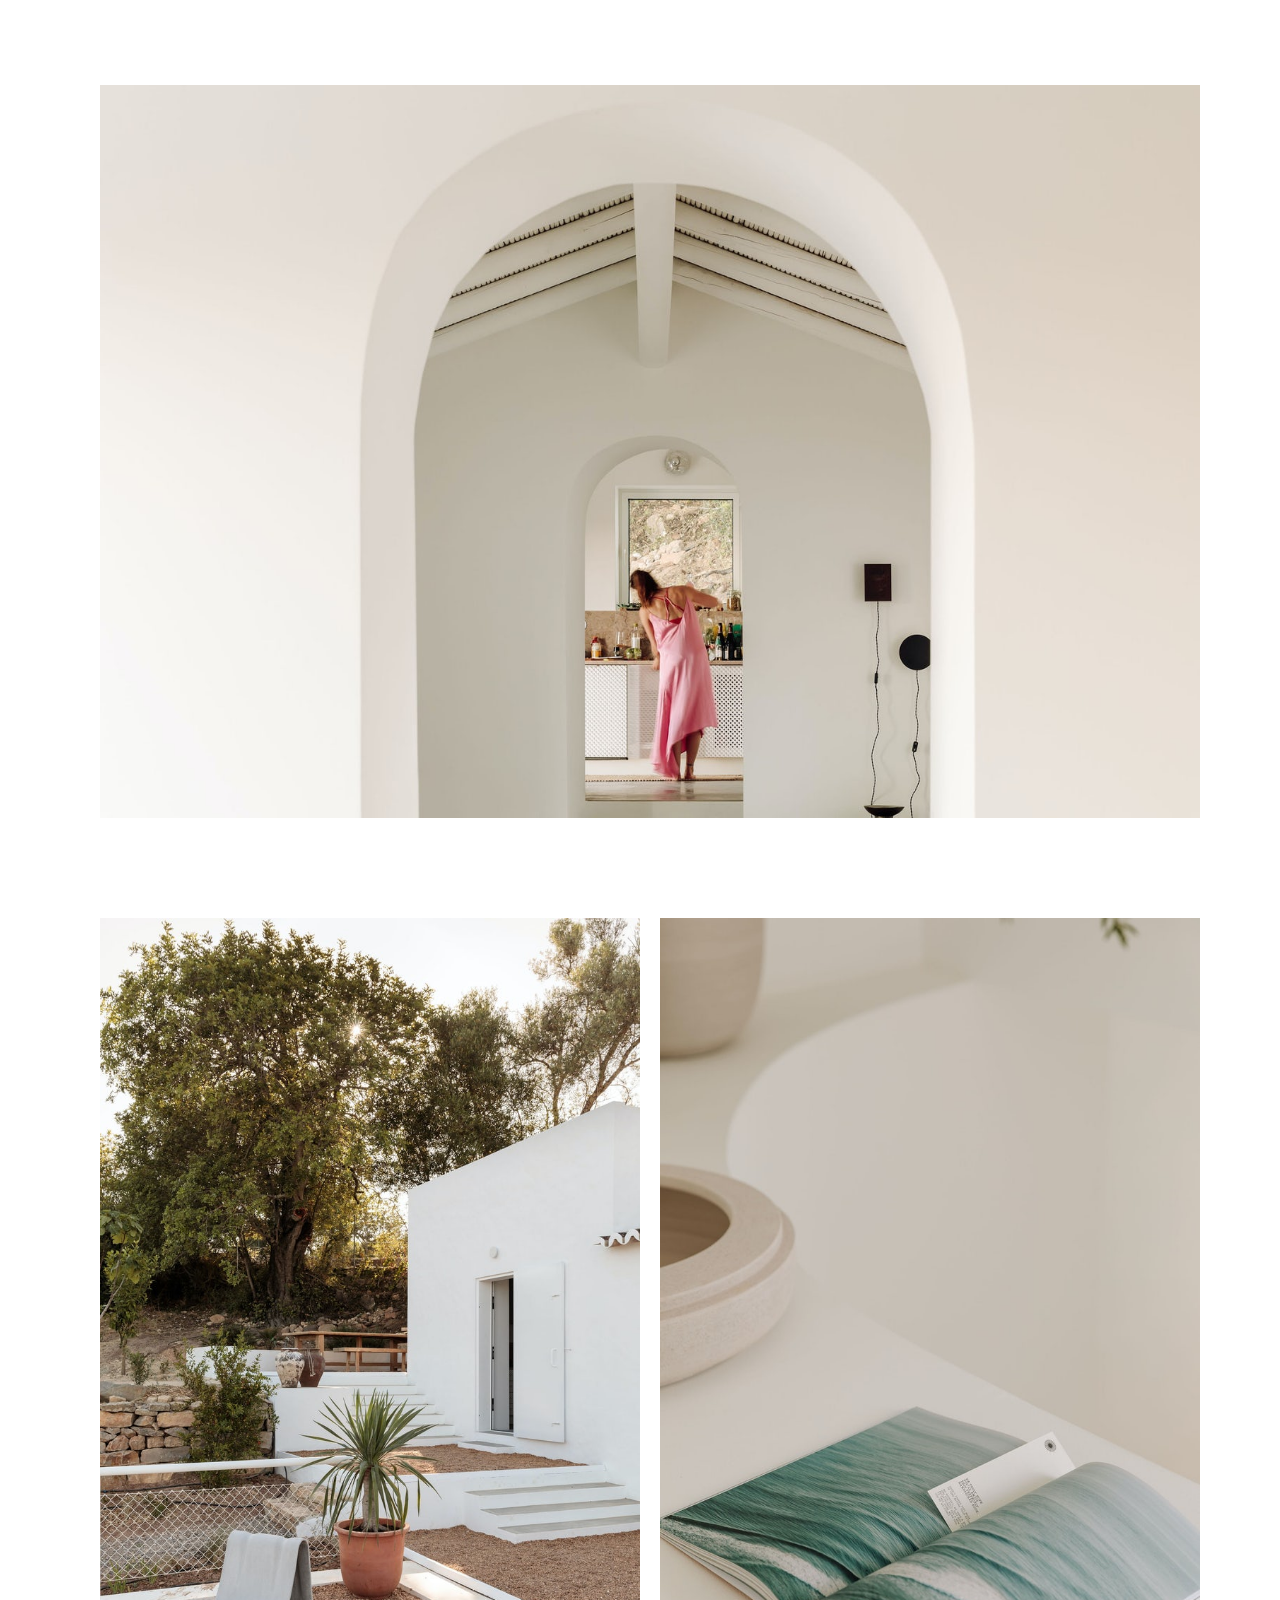
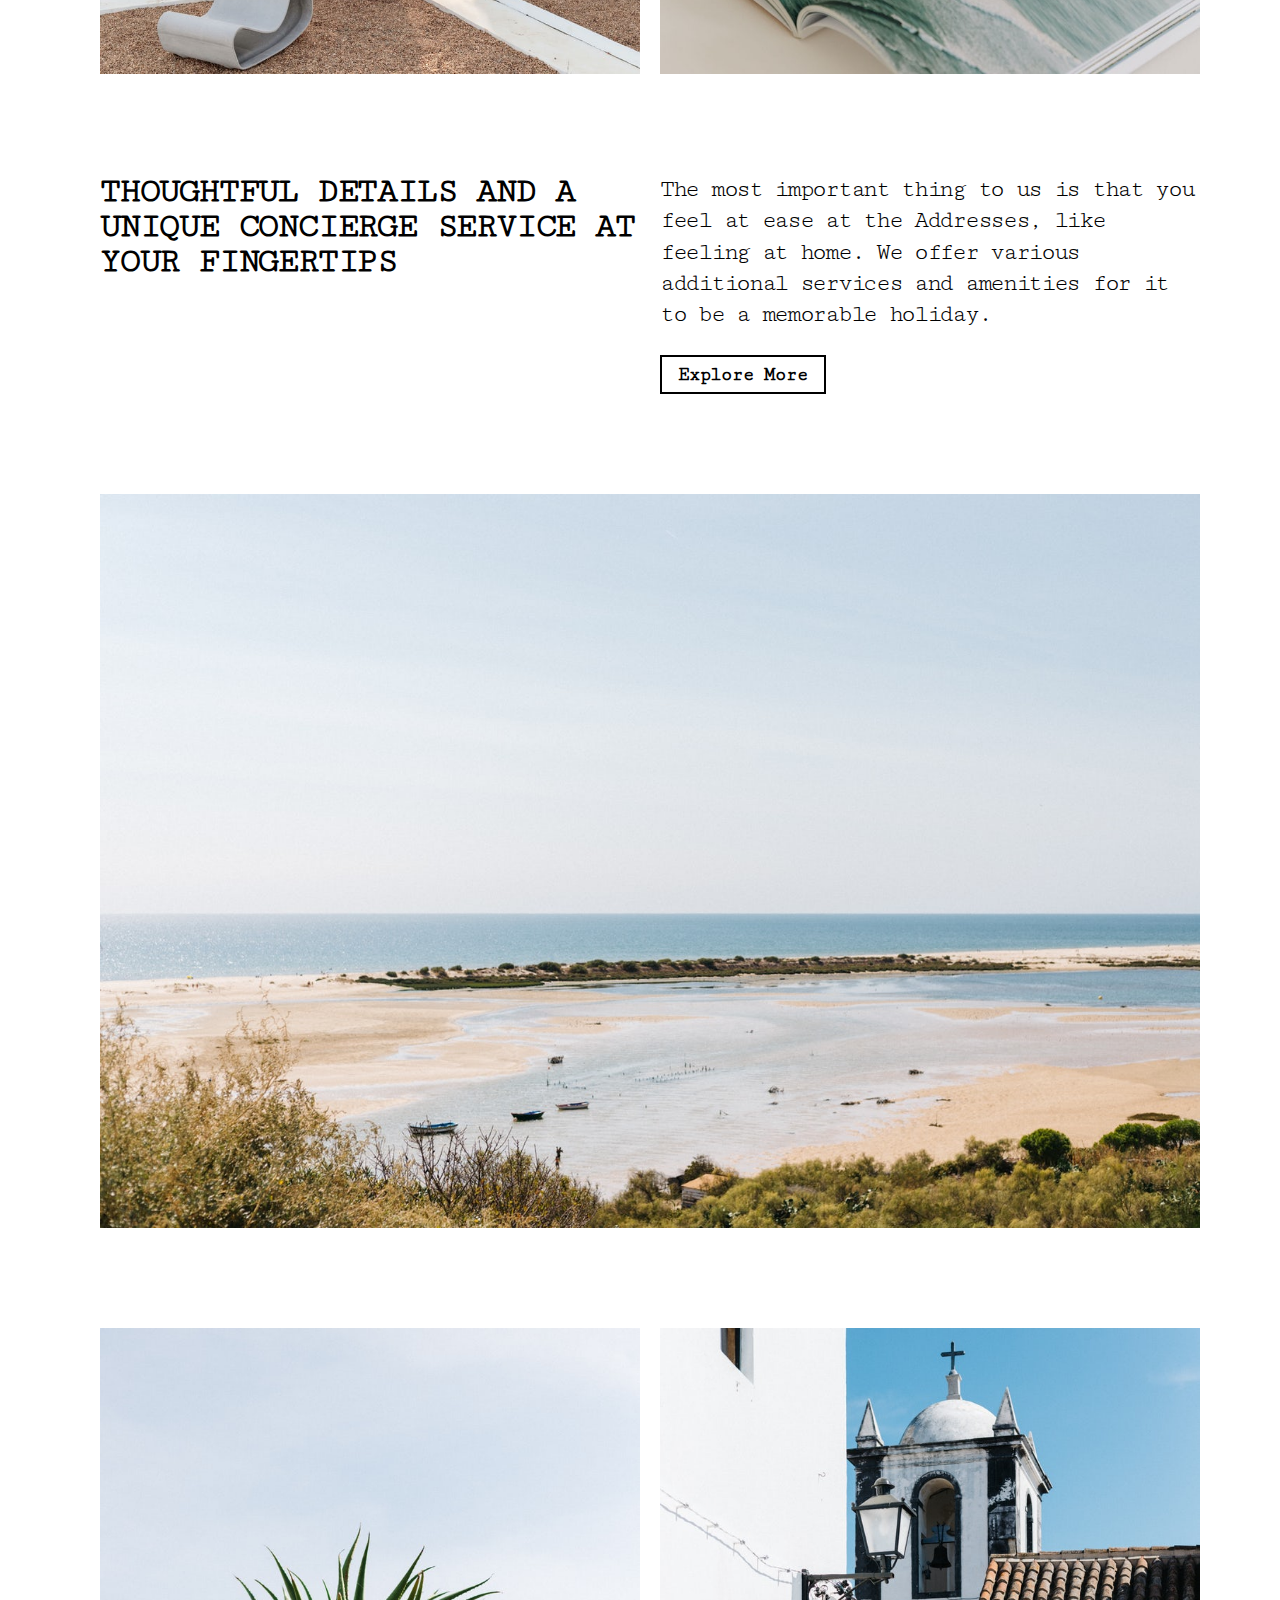
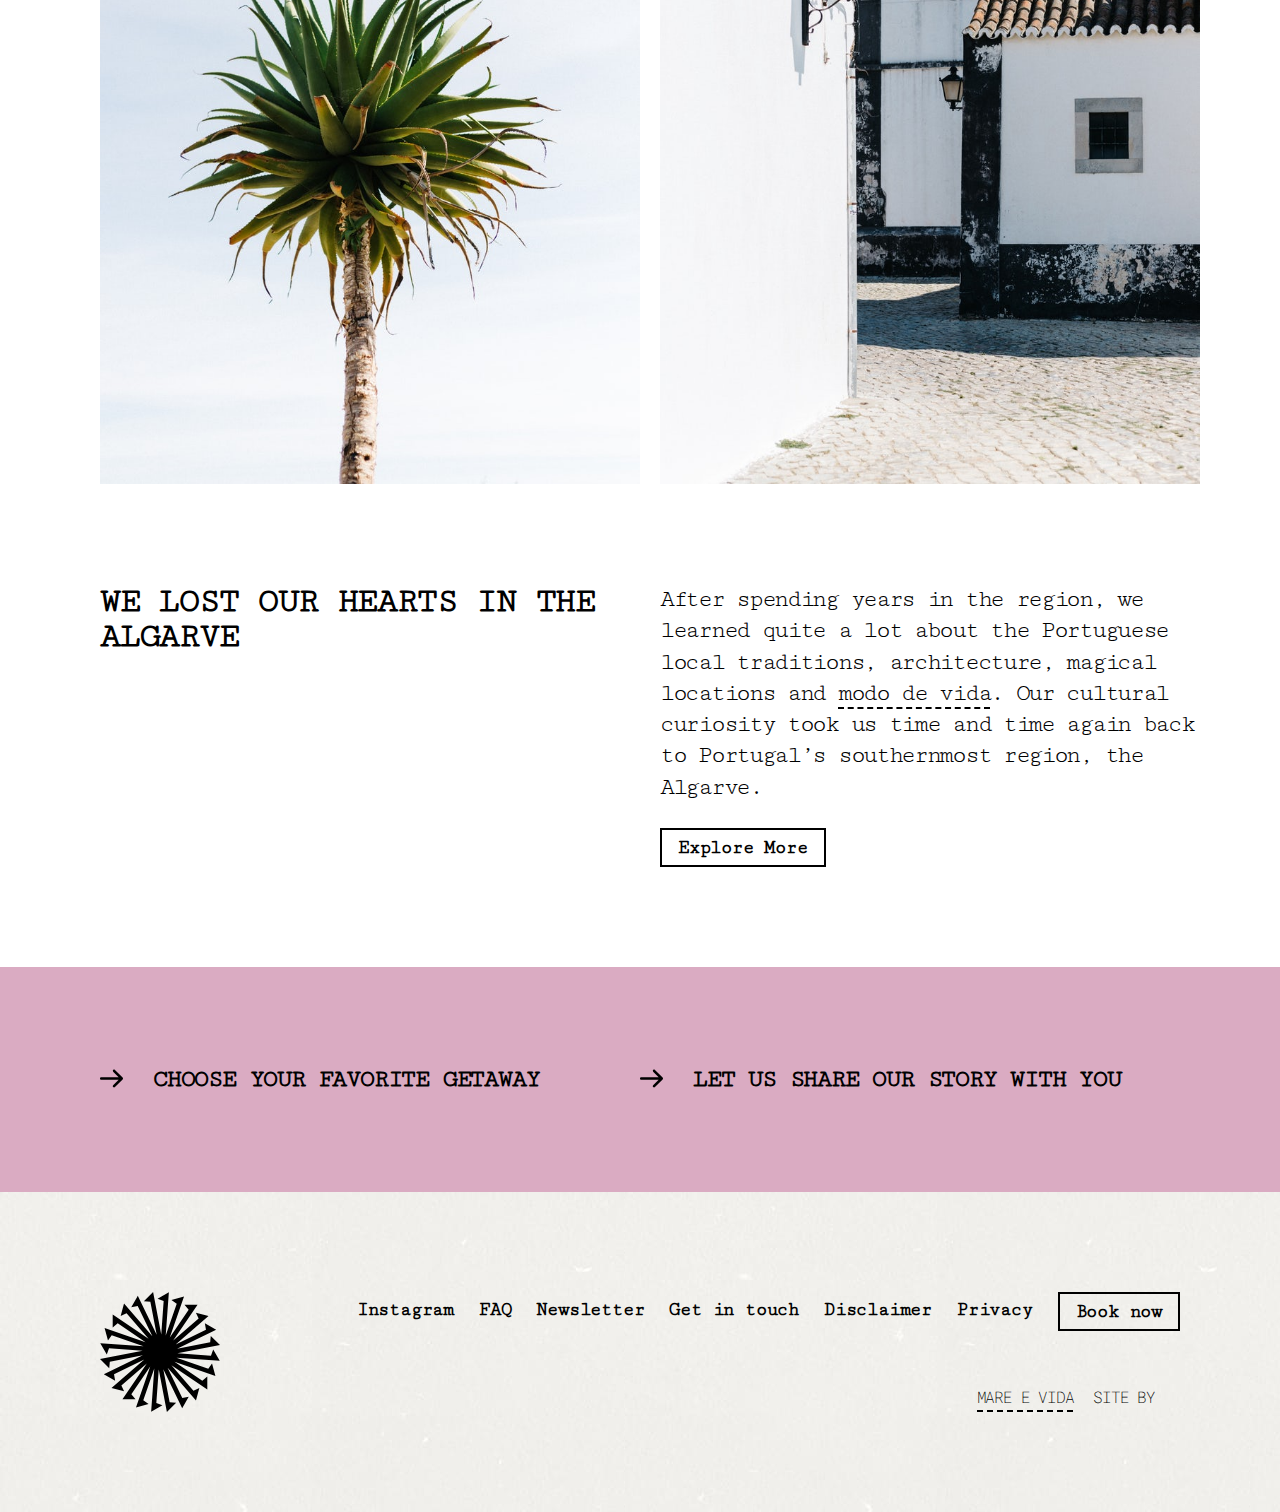
<file: theaddresses/index.html>
<!DOCTYPE html>
<html lang="en">
<head>
    <meta charset="UTF-8">
    <meta http-equiv="X-UA-Compatible" content="IE=edge">
    <meta name="viewport" content="width=device-width, initial-scale=1.0">
    <title>The Addresses, welcome to our Portugal.</title>
    <link rel="preconnect" href="https://fonts.gstatic.com">
    <link href="https://fonts.googleapis.com/css2?family=Cutive+Mono&display=swap" rel="stylesheet">
    <link href="https://fonts.googleapis.com/css2?family=Roboto+Mono:wght@200;300&display=swap" rel="stylesheet">
    <link rel="stylesheet" href="style.css">
</head>
<body>
    <nav class="nav nav--header">
        <a href="#" class="nav__logo__link"><svg class="nav__logo" viewBox="0 0 512 70"><path fill="currentColor" d="M8.2 30.5l3.2-12.3h6.5v12.3h8.6v5.1h-8.6v20.7c0 5 1.8 7.4 5.5 7.4 1.5.1 2.9-.4 4.1-1.4l.6.7c-1.7 3.6-5.1 5.5-9.7 5.5-6.7 0-10.5-4.1-10.5-11.4V35.5H1v-5.1h7.2zM35 60.3V22.7L28.4 15h16.5v23.2c3.1-5.8 8-9 14-9 7.9 0 12.2 5.3 12.2 15.1v17.3l5 6h-18l3.2-7V44.7c0-5.8-2.2-8.8-6.5-8.8-4.6 0-8.2 3.6-10 10v15.6l5.3 6.2H31.7l3.3-7.4zm53.8-11.4c.8 9 6 14 14.4 14 4.8 0 8.3-1.6 12.2-5.4l.7.6c-3.6 6.9-9.9 10.5-18.2 10.5-11.9 0-19.4-7.5-19.4-19.2 0-12 7.9-20.2 19.6-20.2 11.1 0 17.3 7.2 16.8 19.8l-26.1-.1zm-.2-3.7h17.8c0-8-2.9-12.2-8.4-12.2-5.7 0-9.1 4.5-9.4 12.2zm96.8 3.4c0-11.7 6.2-19.6 15.6-19.6 5.2-.1 10.1 2.7 12.6 7.3V22.7l-6.7-7.6h16.5v46.5l5.2 6.2h-14.2v-8.5c-2 5.6-7.4 9.4-13.3 9.3-9.5-.2-15.7-8.1-15.7-20zm28.1 7.4V41.6c-1.6-3.9-4.8-6.1-8.6-6.1-5.8 0-9.3 5-9.3 13.3s3.5 13.3 9.3 13.3c3.8-.1 7.3-2.5 8.6-6.1zm17.5-7.4c0-11.7 6.2-19.6 15.6-19.6 5.2-.1 10.1 2.7 12.6 7.3V22.7l-6.7-7.6H269v46.5l5.2 6.2H260v-8.5c-2 5.6-7.4 9.4-13.3 9.3-9.4-.2-15.7-8.1-15.7-20zm28.2 7.4V41.6c-1.6-3.9-4.8-6.1-8.6-6.1-5.8 0-9.3 5-9.3 13.3s3.5 13.3 9.3 13.3c3.8-.1 7.2-2.5 8.6-6.1zm22.7 4.3V38.1l-6.7-7.6h15.6v12.3c1.8-7.9 6.4-12.6 12.1-12.6 3.6 0 6.1 2.2 6.1 5.3.1 2.7-2.1 5-4.9 5.1h-.4c-2.5 0-3.9-1.9-6-1.6-2.8.6-4.8 3.7-6 9.3v13.3l5.3 6.2h-18.4l3.3-7.5zm39.3-11.4c.8 9 6 14 14.4 14 4.8 0 8.3-1.6 12.2-5.4l.7.6c-3.6 6.9-9.9 10.5-18.2 10.5-11.9 0-19.4-7.5-19.4-19.2 0-12 7.9-20.2 19.6-20.2 11.1 0 17.3 7.2 16.8 19.8l-26.1-.1zm-.3-3.7h17.8c0-8-2.9-12.2-8.4-12.2-5.6 0-9 4.5-9.4 12.2zM353.4 56l7.1 4c4.9 2.7 9.2 4 13.2 4 4.1 0 6.1-1.3 6.1-4.1 0-3.2-3.1-5.1-10.9-7-10.7-2.4-15.6-6.5-15.6-13.1s4.8-10.7 12.9-10.7c4.4 0 8.8 1.3 12.5 3.6l6.5-2.9v11.7l-5.9-3.6c-4.9-3.2-8.9-4.6-12.5-4.6-3.6 0-5.5 1.4-5.5 3.9 0 3.2 3 5.1 10.8 6.8 11.2 2.3 16.2 6.1 16.2 13 0 7.2-5.4 11.4-14.3 11.4-4.5 0-8.9-1.1-12.8-3.3l-7.7 3.2-.1-12.3zm40.5 0l7.1 4c4.9 2.7 9.2 4 13.2 4 4.1 0 6.1-1.3 6.1-4.1 0-3.2-3.1-5.1-10.9-7-10.7-2.4-15.6-6.5-15.6-13.1s4.8-10.7 12.9-10.7c4.4 0 8.8 1.3 12.5 3.6l6.5-2.9v11.7l-5.9-3.6c-4.9-3.2-8.9-4.6-12.5-4.6-3.6 0-5.5 1.4-5.5 3.9 0 3.2 3 5.1 10.8 6.8 11.2 2.3 16.2 6.1 16.2 13 0 7.2-5.4 11.4-14.3 11.4-4.5 0-8.9-1.1-12.8-3.3l-7.7 3.2-.1-12.3zm50-7.1c.8 9 6 14 14.4 14 4.8 0 8.3-1.6 12.2-5.4l.7.6c-3.6 6.9-9.9 10.5-18.2 10.5-11.9 0-19.4-7.5-19.4-19.2 0-12 7.9-20.2 19.6-20.2 11.1 0 17.3 7.2 16.8 19.8l-26.1-.1zm-.2-3.7h17.8c0-8-2.9-12.2-8.4-12.2-5.7 0-9.1 4.5-9.4 12.2zM476.1 56l7.1 4c4.9 2.7 9.2 4 13.2 4 4.1 0 6.1-1.3 6.1-4.1 0-3.2-3.1-5.1-10.9-7-10.7-2.4-15.6-6.5-15.6-13.1s4.8-10.7 12.9-10.7c4.4 0 8.8 1.3 12.5 3.6l6.5-2.9v11.7l-5.9-3.6c-4.9-3.2-8.9-4.6-12.5-4.6-3.6 0-5.5 1.4-5.5 3.9 0 3.2 3 5.1 10.8 6.8C506 46.3 511 50.1 511 57c0 7.2-5.4 11.4-14.3 11.4-4.5 0-8.9-1.1-12.8-3.3l-7.7 3.2-.1-12.3zM176 61.5V1.6h-18.2l5.8 7-40.1 59.1h18.1l-4.7-8.5 5.8-8.8H166v17.3h15.3l-5.3-6.2zm-10-16.8h-19.6L166 14.6v30.1z"></path></svg></a>
        <ul class="nav__list">
            <li class="nav__list__item"><a href="#" class="nav__list__link">Destination</a></li>
            <li class="nav__list__item"><a href="#" class="nav__list__link">Houses</a></li>
            <li class="nav__list__item"><a href="#" class="nav__list__link">More</a></li>
            <li class="nav__list__item"><a href="#" class="nav__list__link">About</a></li>
            <li class="nav__list__item"><a href="#" class="nav__list__link">Experiences</a></li>
            <button class="nav__list__btn btn">Book now</button>
        </ul>
    </nav>
    <header class="header">
        <img class="header__img" src="public/img/seaview.jpg" alt="image-seaview">
        <div class="header__text-box">
            <h1 class="heading--primary">AN EXPLORATION BETWEEN HOSPITALITY AND PRIVACY</h1>
            <h3 class="heading--tertiary">DESTINATIONS CORNERED BETWEEN CITY, MOUNTAIN AND SEA</h3>
        </div>
    </header>
    <section class="gallery">
        <h2 class="heading--secondary">A COLLECTION OF UNIQUE, BOUTIQUE GUESTHOUSES</h2>
        <div class="gallery__description">
            <p class="paragraph">With attention to the rich Portuguese heritage and the modern traveller’s lifestyle, the Addresses aims for enriching, memorable experiences when staying in one of the converted guesthouses. Through a combination of design, location, privacy and unique concierge service, the Addresses act as the perfect guide into the Portuguese way of life.</p>
            <button class="btn paragraph__btn">Explore houses</button>
        </div>
        <img class="gallery__img gallery__img--1" src="public/img/TheAddresses2924.jpg" alt="gallery image-1">
        <img class="gallery__img gallery__img--2" src="public/img/TheAddresses0897.jpg" alt="gallery image-2">
        <img class="gallery__img gallery__img--3" src="public/img/TheAddresses2912.jpg" alt="gallery image-3">
        <h2 class="heading--secondary">THOUGHTFUL DETAILS AND A UNIQUE CONCIERGE SERVICE AT YOUR FINGERTIPS</h2>
        <div class="gallery__description">
            <p class="paragraph">The most important thing to us is that you feel at ease at the Addresses, like feeling at home. We offer various additional services and amenities for it to be a memorable holiday.</p>
            <button class="btn paragraph__btn">Explore More</button>
        </div>
        <img class="gallery__img gallery__img--4" src="public/img/BB-TheAddresses-432.jpg" alt="gallery image-4">
        <img class="gallery__img gallery__img--5" src="public/img/BB-TheAddresses-78.jpg" alt="gallery image-5">
        <img class="gallery__img gallery__img--6" src="public/img/BB-TheAddresses-434.jpg" alt="gallery image-6">
        <h2 class="heading--secondary">WE LOST OUR HEARTS IN THE ALGARVE</h2>
        <div class="gallery__description">
            <p class="paragraph">After spending years in the region, we learned quite a lot about the Portuguese local traditions, architecture, magical locations and <span class="underline">modo de vida</span>. Our cultural curiosity took us time and time again back to Portugal’s southernmost region, the Algarve.</p>
            <button class="btn paragraph__btn">Explore More</button>
        </div>
    </section>
    <section class="share">
        <div class="share__text-box">
            <img src="public/img/arrow.svg" alt="share arrow">
            <h3 class="share__heading"><a href="#">CHOOSE YOUR FAVORITE GETAWAY</a></h3>
        </div>
        <div class="share__text-box">
            <img src="public/img/arrow.svg" alt="share arrow">
            <h3 class="share__heading"><a href="#">LET US SHARE OUR STORY WITH YOU</a></h3>
        </div>
    </section>
    <footer class="footer">
        <nav class="nav nav__footer">
            <svg id="icon-monogram" viewBox="0 0 512 512"><path fill="currentColor" d="M483.059 245.613l-9.62 26.02-143.203-10.296L512 226.566 472.633 187.2l-2.557 27.623-140.987 27.119 166.57-80.63-48.214-27.837 4.679 27.344-129.165 62.685L462.986 102.51l-53.777-14.409 11.597 25.2-108.539 93.98 103.94-153.113h-55.674l17.724 21.341-80.517 118.869 60.769-174.797-53.776 14.409 22.643 16.026-47.007 135.658L293.827 1.105l-48.215 27.837 26.02 9.62-10.295 143.202L226.566 0 187.2 39.367l27.622 2.558 27.119 140.987-80.629-166.57-27.837 48.214 27.343-4.679 62.686 129.165L102.51 49.015l-14.409 53.776 25.2-11.597 93.979 108.54L54.168 95.793v55.674l21.34-17.724 118.87 80.518-174.798-60.77 14.409 53.776 16.027-22.643 135.658 47.008L1.105 218.173l27.837 48.215 9.619-26.019 143.202 10.295L0 285.434l39.367 39.367 2.558-27.622 140.988-27.12-166.572 80.63 48.214 27.836-4.678-27.342 129.164-62.686L49.014 409.491l53.777 14.409-11.597-25.2 108.539-93.98-103.94 153.112h55.674l-17.724-21.34 80.517-118.87-60.769 174.798 53.776-14.409-22.643-16.026 47.008-135.659-13.459 184.569 48.215-27.836-26.02-9.619 10.295-143.203L285.434 512l39.367-39.366-27.623-2.558-27.119-140.987 80.629 166.571 27.837-48.215-27.343 4.679-62.685-129.164L409.49 462.986l14.409-53.776-25.2 11.596-93.979-108.538 153.112 103.939v-55.673l-21.34 17.723-118.87-80.517 174.798 60.77-14.409-53.777-16.026 22.643-135.659-47.007 184.569 13.458-27.836-48.214z"></path></svg>
            <div class="nav__footer--right">
                <ul class="nav__list">
                    <li class="nav__list__item"><a href="#" class="nav__list__link">Instagram</a></li>
                    <li class="nav__list__item"><a href="#" class="nav__list__link">FAQ</a></li>
                    <li class="nav__list__item"><a href="#" class="nav__list__link">Newsletter</a></li>
                    <li class="nav__list__item"><a href="#" class="nav__list__link">Get in touch</a></li>
                    <li class="nav__list__item"><a href="#" class="nav__list__link">Disclaimer</a></li>
                    <li class="nav__list__item"><a href="#" class="nav__list__link">Privacy</a></li>
                    <button class="nav__list__btn btn">Book now</button>
                </ul>
                <ul class="nav__credits">
                    <li class="nav__list__item nav__credits__item"><a href="#" class="nav__credits__link">MARE E VIDA</a></li>
                    <li class="nav__list__item nav__credits__item"><a href="#" class="nav__credits__link">SITE BY</a></li>
                </ul>
            </div>
        </nav>
    </footer>
    <script>
        const nav = document.querySelector('.nav--header');
        const handleScroll = () => {
            if (window.pageYOffset > nav.clientHeight / 2) {
                nav.classList.add('nav--moving')
            } else {
                nav.classList.remove('nav--moving');
            }
        }
        window.addEventListener('scroll', handleScroll);
    </script>
</body>
</html>
</file>
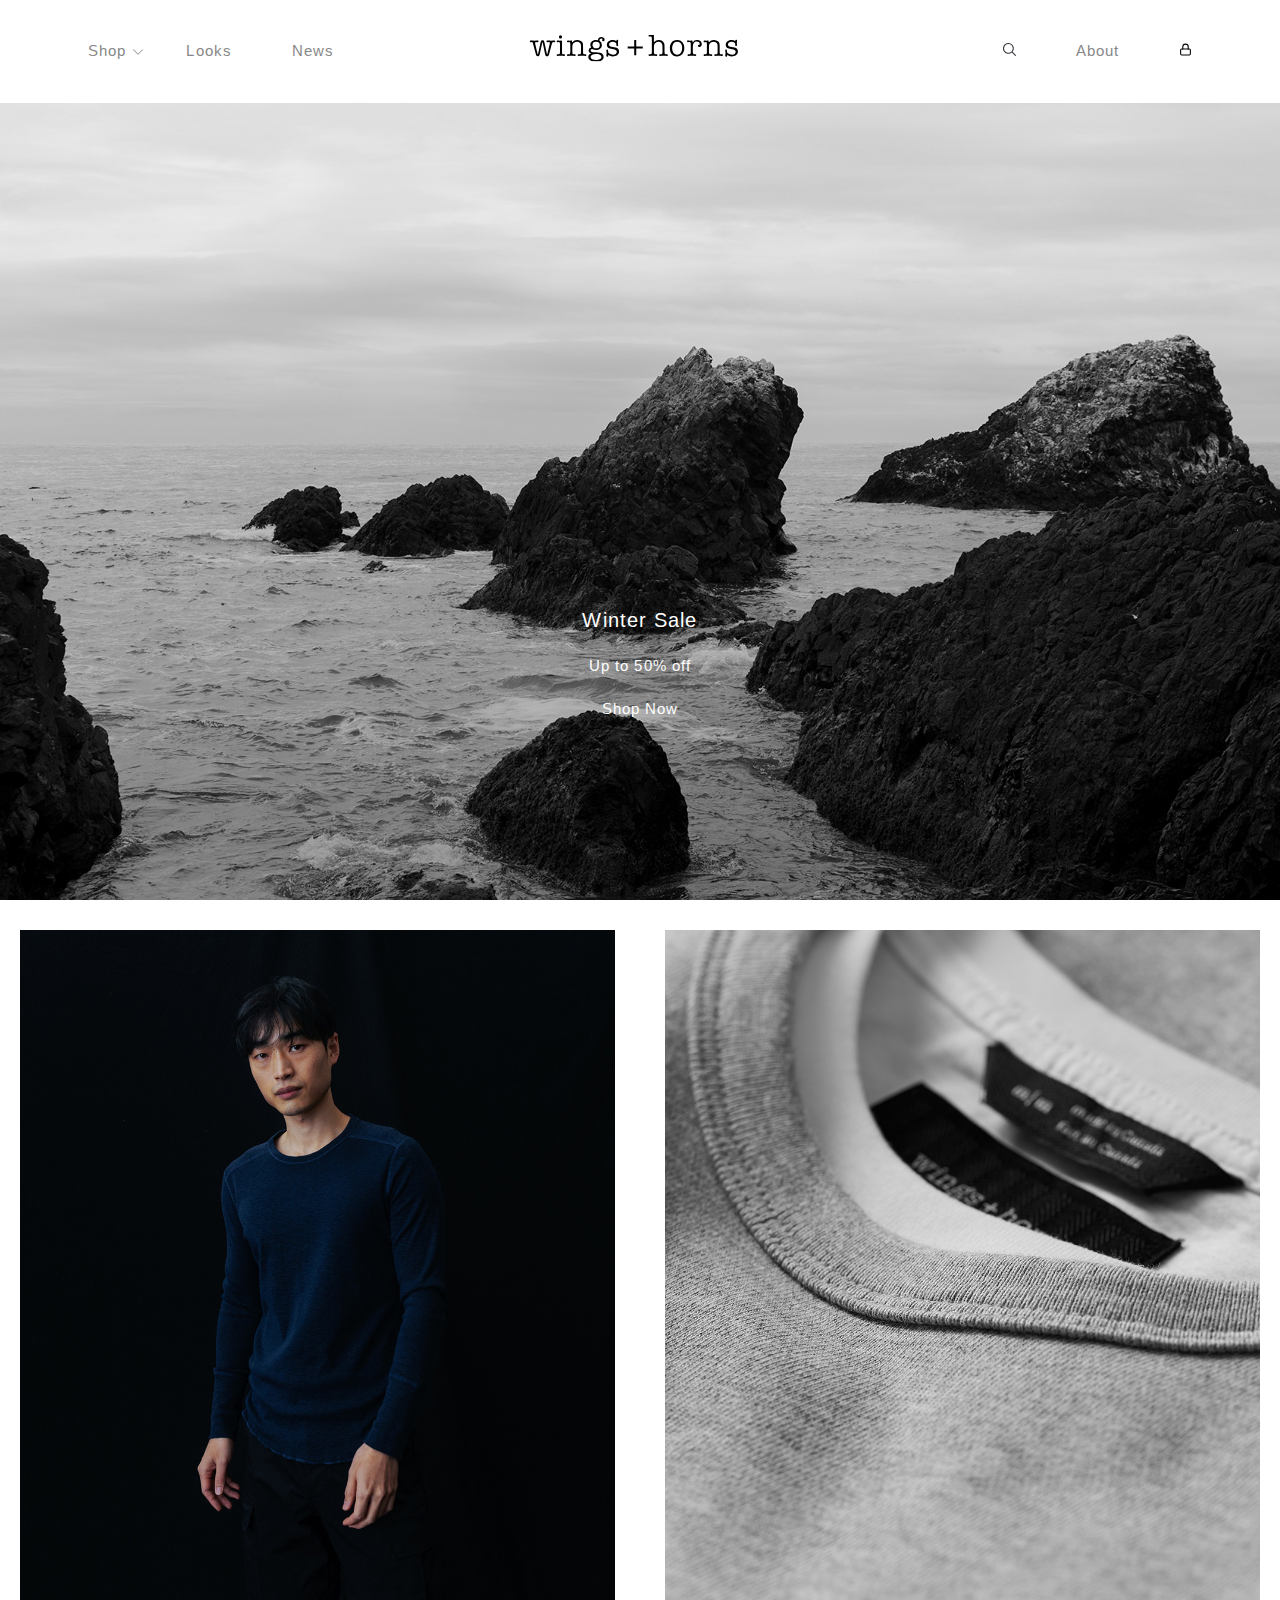
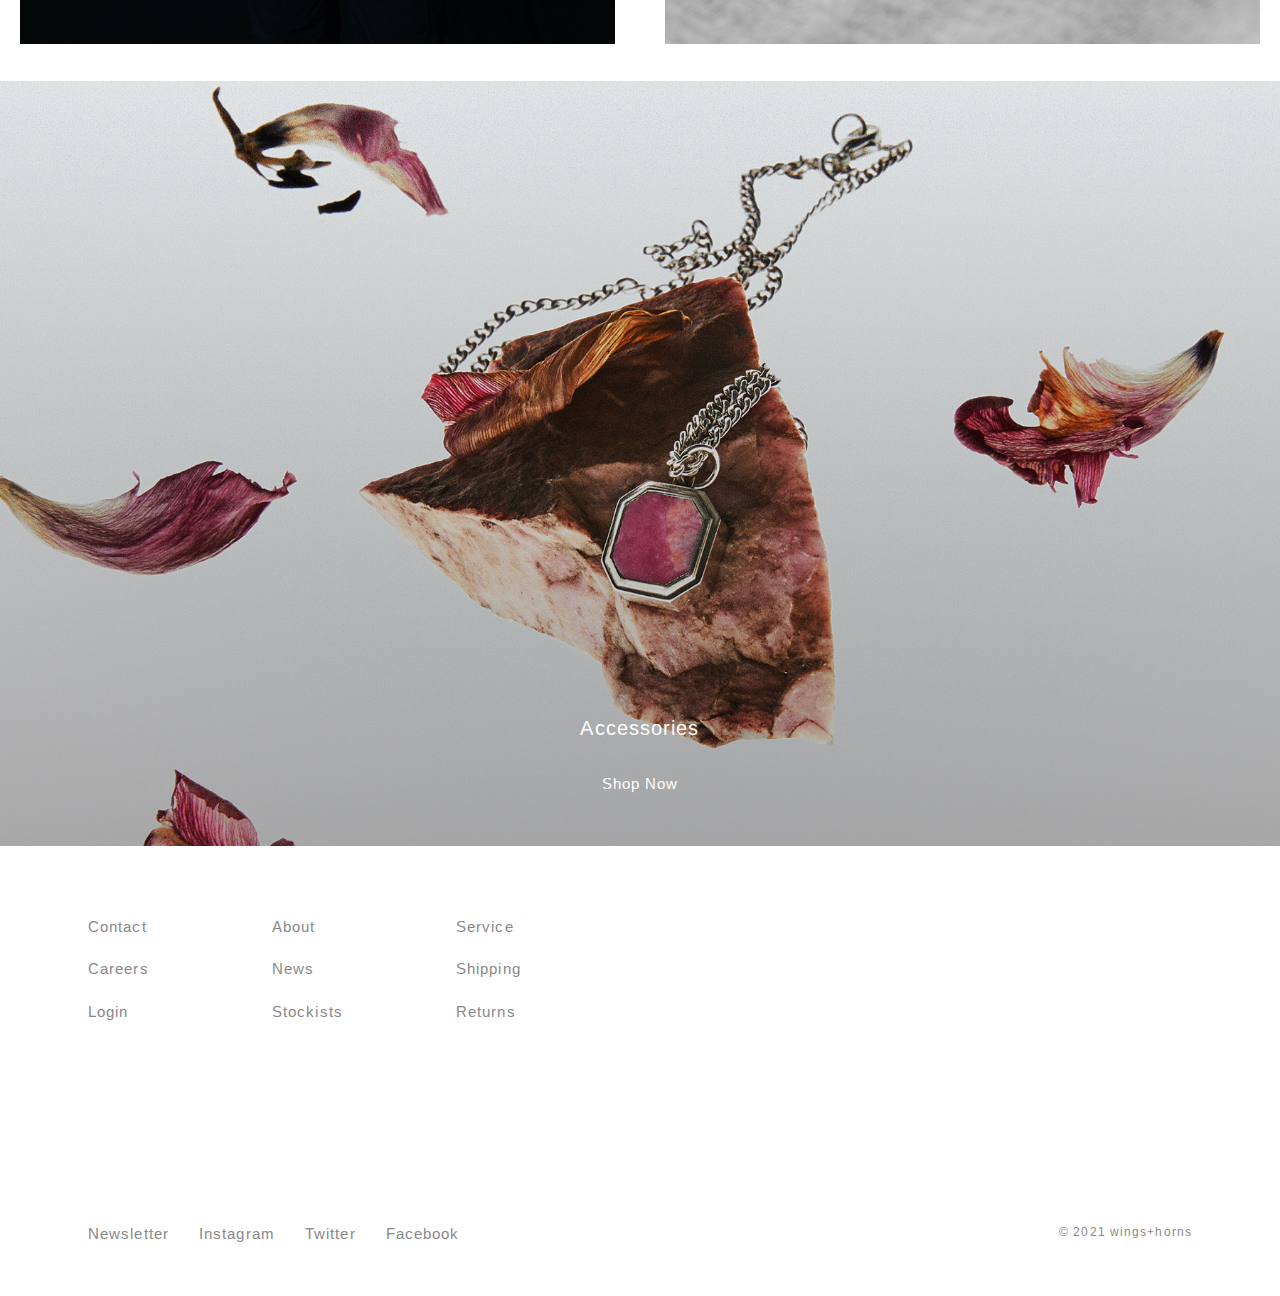
<file: wingsandhorns/index.html>
<!DOCTYPE html>
<html lang="en">
<head>
    <meta charset="UTF-8">
    <meta http-equiv="X-UA-Compatible" content="IE=edge">
    <meta name="viewport" content="width=device-width, initial-scale=1.0">
    <title>wings+horns</title>
    <link rel="preconnect" href="https://fonts.gstatic.com">
    <link href="https://fonts.googleapis.com/css2?family=Arimo:wght@400;600&display=swap" rel="stylesheet">
    <link rel="stylesheet" href="style.css">
</head>
<body>
    <nav class="nav">
        <ul class="nav__list nav__list--left">

           <li class="nav__list__item nav__list__item--shop"><a href="#" class="nav__list__link">Shop<svg version="1.1" id="Layer_1" xmlns="http://www.w3.org/2000/svg" xmlns:xlink="http://www.w3.org/1999/xlink" x="0px" y="0px"
            viewBox="0 0 407.437 407.437" style="enable-background:new 0 0 407.437 407.437;" xml:space="preserve">
       <polygon points="386.258,91.567 203.718,273.512 21.179,91.567 0,112.815 203.718,315.87 407.437,112.815 "/></svg></a></li>
       <div class="nav__shop-hover">
        <ul class="nav__shop__list nav__shop-hover--collections">
            <li class="nav__shop__item nav__shop-hover--collections__item"><a href="#" class="nav__shop__link nav__shop-hover--collections__link">Collections</a></li>
            <li class="nav__shop-hover--collections__item"><a href="#" class="nav__shop__link nav__shop-hover--collections__link">Fall/Winter 2020</a></li>
            <li class="nav__shop-hover--collections__item"><a href="#" class="nav__shop__link nav__shop-hover--collections__link">Base</a></li>
            <li class="nav__shop-hover--collections__item"><a href="#" class="nav__shop__link nav__shop-hover--collections__link">Sale</a></li>
            <li class="nav__shop-hover--collections__item"><a href="#" class="nav__shop__link nav__shop-hover--collections__link">All</a></li>
        </ul>
        <ul class="nav__shop__list nav__shop-hover--categories">
            <li class="nav__shop__item nav__shop-hover--categories__item"><a href="#" class="nav__shop__link nav__shop-hover--categories__link">Categories</a></li>
            <li class="nav__shop-hover--categories__item"><a href="#" class="nav__shop__link nav__shop-hover--categories__link">Tops</a></li>
            <li class="nav__shop-hover--categories__item"><a href="#" class="nav__shop__link nav__shop-hover--categories__link">Sweaters</a></li>
            <li class="nav__shop-hover--categories__item"><a href="#" class="nav__shop__link nav__shop-hover--categories__link">Bottoms</a></li>
            <li class="nav__shop-hover--categories__item"><a href="#" class="nav__shop__link nav__shop-hover--categories__link">Outerwear</a></li>
            <li class="nav__shop-hover--categories__item"><a href="#" class="nav__shop__link nav__shop-hover--categories__link">Footwear</a></li>
            <li class="nav__shop-hover--categories__item"><a href="#" class="nav__shop__link nav__shop-hover--categories__link">Accessories</a></li>
        </ul>
        <ul class="nav__shop__list nav__shop-hover--feature">
            <li class="nav__shop__item nav__shop-hover--feature__item"><a href="#" class="nav__shop__link nav__shop-hover--feature__link">Feature</a></li>
            <li class="nav__shop-hover--feature__item"><a href="#" class="nav__shop__link nav__shop-hover--feature__link">1x1 Slub Sale</a></li>
            <li class="nav__shop-hover--feature__item"><a href="#" class="nav__shop__link nav__shop-hover--feature__link">wings+horns x Maple</a></li>
            <li class="nav__shop-hover--feature__item"><a href="#" class="nav__shop__link nav__shop-hover--feature__link">Original Series</a></li>
            <li class="nav__shop-hover--feature__item"><a href="#" class="nav__shop__link nav__shop-hover--feature__link">Gift Cards</a></li>
        </ul>
    </div>
            <li class="nav__list__item"><a href="#" class="nav__list__link">Looks</a></li>
            <li class="nav__list__item"><a href="#" class="nav__list__link">News</a></li>
        </ul>
        <a href="#" class="nav__logo"><svg id="Layer_1" data-name="Layer 1" xmlns="http://www.w3.org/2000/svg" width="173.594" height="22.409" viewBox="0 0 173.594 22.409"><title>log-wh</title><path d="M14.736 16.482h-.1l-.022-.098-1.886-8.921c-.479-2.287-.86-2.653-1.84-2.653-.852 0-1.29.37-1.79 2.657l-1.936 8.92-.02.096h-.25l-.023-.093-1.81-7.675-.068-.288a6.152 6.152 0 0 1-.216-1.293.805.805 0 0 1 .811-.915 2.779 2.779 0 0 1 .647.095 2.402 2.402 0 0 0 .552.084.872.872 0 0 0 .867-.82.695.695 0 0 0-.674-.715h-.066A8.004 8.004 0 0 0 5.64 5a8.407 8.407 0 0 1-1.352.146A8.634 8.634 0 0 1 2.9 4.999a8.62 8.62 0 0 0-1.31-.135c-1.38 0-1.38.538-1.38.714a.874.874 0 0 0 .867.82 1.723 1.723 0 0 0 .428-.08 2.135 2.135 0 0 1 .567-.1c.573 0 .711.519.941 1.379l.046.17 2.27 8.537c.333 1.288.793 1.813 1.586 1.812 1.053 0 1.44-.527 1.892-2.574l1.962-8.87.022-.1h.251l.02.1 1.888 9.023c.447 2.059.933 2.42 1.788 2.42.99 0 1.333-.452 1.842-2.427l1.63-6.142c.73-2.705 1.042-3.328 1.674-3.328a1.591 1.591 0 0 1 .447.089 1.545 1.545 0 0 0 .446.09.862.862 0 0 0 .767-.82.696.696 0 0 0-.676-.715h-.065a8.004 8.004 0 0 0-1.274.136 8.272 8.272 0 0 1-1.352.146 8.893 8.893 0 0 1-1.389-.146 8.607 8.607 0 0 0-1.31-.135c-1.28 0-1.28.538-1.28.715a.804.804 0 0 0 .787.82h.033a2.934 2.934 0 0 0 .59-.084 3.16 3.16 0 0 1 .684-.096.722.722 0 0 1 .736.814 5.457 5.457 0 0 1-.158 1.123l-1.96 8.235-.022.093h-.15zm11.16-13.17a1.342 1.342 0 1 0-1.33-1.33 1.354 1.354 0 0 0 1.33 1.33zM29 16.328a1.84 1.84 0 0 0-.58.08 1.815 1.815 0 0 1-.433.073c-.499 0-.787-.424-.787-1.17l-.001-9.478c0-.645-.199-.971-.59-.971a1.853 1.853 0 0 0-.584.119 2.668 2.668 0 0 1-.867.162 2.997 2.997 0 0 1-.824-.14 3.016 3.016 0 0 0-.858-.141.76.76 0 0 0-.771.748l.002.07a.698.698 0 0 0 .677.718h.066a2.773 2.773 0 0 0 .505-.068 3.257 3.257 0 0 1 .667-.085c.733 0 .864.594.864 2.264v5.71c0 1.534-.129 2.263-.863 2.263a3.412 3.412 0 0 1-.668-.085 2.68 2.68 0 0 0-.504-.068.7.7 0 0 0-.743.652v.063a.848.848 0 0 0 .744.82 7.374 7.374 0 0 0 1.204-.127 8.54 8.54 0 0 1 1.497-.153 8.286 8.286 0 0 1 1.49.154 6.673 6.673 0 0 0 1.136.126.908.908 0 0 0 .97-.82.701.701 0 0 0-.683-.718l-.066.002zM35.708 6.39h-.175v-.123c0-1.056-.062-1.405-.434-1.405a2.166 2.166 0 0 0-.704.126 2.785 2.785 0 0 1-.904.156 2.172 2.172 0 0 1-.81-.161 1.478 1.478 0 0 0-.564-.121.94.94 0 0 0-.82.818.696.696 0 0 0 .674.717q.034.001.067-.001a2.772 2.772 0 0 0 .505-.066 3.268 3.268 0 0 1 .667-.086c.732 0 .865.6.865 2.29v5.657c0 1.559-.086 2.291-.864 2.291a3.26 3.26 0 0 1-.667-.087 2.794 2.794 0 0 0-.506-.066.697.697 0 0 0-.74.65c0 .022-.002.045 0 .065 0 .522.353.82.97.82a6.51 6.51 0 0 0 1.14-.124 8.9 8.9 0 0 1 1.587-.156 8.157 8.157 0 0 1 1.527.158 6.122 6.122 0 0 0 1.071.122c.617 0 .971-.298.971-.82a.698.698 0 0 0-.677-.718c-.02 0-.043 0-.065.002a2.84 2.84 0 0 0-.503.066 3.27 3.27 0 0 1-.668.087c-.73 0-.866-.772-.866-2.291v-3.006c0-2.579.364-3.153.683-3.662a3.88 3.88 0 0 1 3.215-1.535 3.183 3.183 0 0 1 2.888 1.467c.422.818.422 1.364.422 2.989v3.772c0 1.556-.085 2.289-.86 2.289a3.198 3.198 0 0 1-.669-.084 2.56 2.56 0 0 0-.507-.065.694.694 0 0 0-.74.715c0 .69.608.792.972.792a6.495 6.495 0 0 0 1.14-.122 8.72 8.72 0 0 1 1.586-.156 8.18 8.18 0 0 1 1.53.158 6.12 6.12 0 0 0 1.071.12c.362 0 .97-.104.97-.792a.697.697 0 0 0-.676-.717c-.023 0-.045 0-.067.002a2.576 2.576 0 0 0-.5.065 3.499 3.499 0 0 1-.67.084c-.73 0-.864-.771-.864-2.289V9.474c0-1.471-.084-2.674-1.13-3.625a5.369 5.369 0 0 0-3.613-1.344 5.08 5.08 0 0 0-4.155 1.834l-.039.05h-.064zM57 4.674a5.145 5.145 0 0 0-1.492-.17c-2.299 0-4.743 1.392-4.743 3.978a3.262 3.262 0 0 0 .684 2.135l.126.148-.184.053a2.561 2.561 0 0 0-2.052 2.455c0 1.106.634 1.815 2.055 2.302l.086.027v.232l-.088.027a3.007 3.007 0 0 0-2.308 2.889c0 3.549 4.84 3.826 6.323 3.826 2.973 0 6.449-1.037 6.449-3.953a3.743 3.743 0 0 0-2.897-3.452 13.248 13.248 0 0 0-4.217-.503h-.941c-.765 0-2.799 0-2.799-1.425a1.186 1.186 0 0 1 1.064-1.22 2.25 2.25 0 0 1 .738.19 7.19 7.19 0 0 0 2.882.677c2.344 0 4.719-1.436 4.719-4.181a4.041 4.041 0 0 0-1.928-3.487l-.059-.034-.003-.066a1.908 1.908 0 0 1 .441-1.435 1.449 1.449 0 0 1 1.085-.43 1.375 1.375 0 0 1 1.173.562l.071.1-.101.073a.983.983 0 0 0-.507.74.893.893 0 0 0 .893.87 1.343 1.343 0 0 0 1.252-1.353c0-1.44-1.384-2.193-2.755-2.193a3.078 3.078 0 0 0-2.208.866 2.163 2.163 0 0 0-.599 1.628l.008.176zm-4.629 12.08a8.357 8.357 0 0 1 3.164-.522c1.666 0 4.458.316 4.458 2.442 0 2.374-3.796 2.494-4.558 2.494a9.226 9.226 0 0 1-2.743-.39 2.39 2.39 0 0 1-1.742-2.051 2.23 2.23 0 0 1 1.421-1.972zm6.321-8.1a2.914 2.914 0 0 1-3.134 2.78 2.748 2.748 0 0 1-2.979-2.751 2.833 2.833 0 0 1 3.006-2.774 2.939 2.939 0 0 1 3.107 2.745zm13.633-3.29a4.367 4.367 0 0 0-2.929-.862c-2.333 0-4.843 1.252-4.843 4.003 0 3.024 3.019 3.37 5.443 3.649 1.333.158 2.864.553 2.865 2.212a2.28 2.28 0 0 1-.914 1.755 3.47 3.47 0 0 1-2.168.613 5.883 5.883 0 0 1-3.472-1.103c-.57-.492-.6-.848-.711-2.17l-.018-.212c-.021-.505-.219-.724-.666-.724a.72.72 0 0 0-.766.794 6.844 6.844 0 0 0 .101 1.02 7.237 7.237 0 0 1 .101 1.019 7.522 7.522 0 0 1-.101 1.07 7.408 7.408 0 0 0-.101 1.073.845.845 0 0 0 .844.943.683.683 0 0 0 .531-.232 1.323 1.323 0 0 0 .212-1.056l-.043-.315.244.205a5.54 5.54 0 0 0 3.641 1.17c2.481 0 5.148-1.27 5.148-4.06 0-2.565-1.739-3.266-5.165-3.72-2.082-.265-3.144-.662-3.144-2.085 0-1.554 1.5-2.367 2.979-2.367a4.489 4.489 0 0 1 2.471.94c.521.376.612.618.612 1.604 0 .73.232 1.1.69 1.1a.755.755 0 0 0 .792-.82 7.46 7.46 0 0 0-.074-.906 8.425 8.425 0 0 1-.079-.98 7.47 7.47 0 0 1 .079-.956 7.377 7.377 0 0 0 .074-.927.658.658 0 0 0-.741-.717.68.68 0 0 0-.536.203.91.91 0 0 0-.156.727l.04.318zM87.356 9.829v.123h-5.455v1.69h5.455v5.503h1.688v-5.502h.125l5.325-.002V9.95H89.042V4.525h-1.688zm16.42-3.496V1.369a2.555 2.555 0 0 0-.108-.956c-.057-.128-.157-.246-.482-.246a1.459 1.459 0 0 0-.533.117 2.361 2.361 0 0 1-.846.164 2.55 2.55 0 0 1-.697-.126 3.706 3.706 0 0 0-.982-.154.868.868 0 0 0-.844.819.695.695 0 0 0 .672.717l.067-.001a2.712 2.712 0 0 0 .508-.07 3.395 3.395 0 0 1 .667-.086.598.598 0 0 1 .612.355 4.738 4.738 0 0 1 .248 1.912l.001 10.397c0 1.597-.12 2.265-.86 2.265a3.326 3.326 0 0 1-.667-.084 2.786 2.786 0 0 0-.507-.07.696.696 0 0 0-.738.65c-.002.022-.002.045-.002.067a.907.907 0 0 0 .972.818 6.516 6.516 0 0 0 1.14-.122 8.356 8.356 0 0 1 1.56-.157 8.214 8.214 0 0 1 1.556.159 5.944 5.944 0 0 0 1.071.12c.59 0 .971-.32.971-.82a.698.698 0 0 0-.205-.511.746.746 0 0 0-.538-.204 2.776 2.776 0 0 0-.505.069 3.327 3.327 0 0 1-.667.084c-.74 0-.86-.668-.86-2.265v-3.413a5.933 5.933 0 0 1 .683-3.413 3.943 3.943 0 0 1 3.183-1.401 2.917 2.917 0 0 1 3.026 2.075 12.679 12.679 0 0 1 .235 3.185V14.21c0 1.598-.12 2.266-.862 2.266a3.347 3.347 0 0 1-.669-.084 2.868 2.868 0 0 0-.505-.07.7.7 0 0 0-.739.652v.063a.896.896 0 0 0 .97.82 6.913 6.913 0 0 0 1.14-.122 8.358 8.358 0 0 1 1.561-.157 8.162 8.162 0 0 1 1.551.159 5.934 5.934 0 0 0 1.071.12c.59 0 .971-.322.971-.82a.715.715 0 0 0-.202-.513.75.75 0 0 0-.538-.203 2.693 2.693 0 0 0-.505.07 3.478 3.478 0 0 1-.666.084c-.743 0-.865-.668-.865-2.265V9.24a4.337 4.337 0 0 0-1.308-3.498 5.47 5.47 0 0 0-3.513-1.244 4.905 4.905 0 0 0-3.808 1.619zM123.011 4.499c-4.386 0-5.939 3.707-5.939 6.884 0 3.15 1.55 6.829 5.914 6.829a5.742 5.742 0 0 0 4.598-2.02 7.628 7.628 0 0 0 1.57-4.89 7.862 7.862 0 0 0-1.577-4.915 5.474 5.474 0 0 0-4.566-1.888zm.001 12.23a3.517 3.517 0 0 1-3.197-1.765 7.122 7.122 0 0 1-.879-3.662 7.358 7.358 0 0 1 .884-3.526 3.535 3.535 0 0 1 3.343-1.794 3.616 3.616 0 0 1 3.19 1.534 7.065 7.065 0 0 1 .938 3.685c0 1.664-.417 5.528-4.279 5.528zm13.098-10.32h-.18l.003-.131c.017-.653-.014-1.101-.202-1.295a.501.501 0 0 0-.387-.13 1.881 1.881 0 0 0-.584.12 2.702 2.702 0 0 1-.87.162 2.737 2.737 0 0 1-.86-.16 2.08 2.08 0 0 0-.614-.121.924.924 0 0 0-1.024.819.697.697 0 0 0 .676.717l.064-.001a5.216 5.216 0 0 0 .881-.085 3.445 3.445 0 0 1 .601-.067c.754 0 .887.73.887 2.265l.001 5.709c0 1.7-.12 2.266-.838 2.266a3.405 3.405 0 0 1-.667-.087 2.776 2.776 0 0 0-.504-.068.7.7 0 0 0-.742.652c0 .022-.002.043 0 .064a.924.924 0 0 0 1.022.819 7.31 7.31 0 0 0 1.312-.136 7.78 7.78 0 0 1 1.387-.145 8.64 8.64 0 0 1 1.461.15 6.901 6.901 0 0 0 1.165.13.9.9 0 0 0 .974-.82.703.703 0 0 0-.682-.718c-.02 0-.042 0-.063.002a2.82 2.82 0 0 0-.502.068 3.455 3.455 0 0 1-.67.087c-.676 0-.939-.636-.939-2.266v-3.415c0-3.371 1.06-4.943 3.334-4.943 1.15 0 2.392.73 2.392 1.909a1.357 1.357 0 0 1-.162.642l-.045.088-.099-.022c-.034-.01-.068-.02-.104-.027a.702.702 0 0 0-.198-.044.972.972 0 0 0-.92.969 1.189 1.189 0 0 0 1.251 1.099c1.486 0 2.018-1.292 2.018-2.501 0-2.382-2.064-3.467-3.98-3.466a3.847 3.847 0 0 0-3.486 1.849l-.037.063h-.07zm13.452-.028h-.176v-.123c0-1.071-.06-1.405-.432-1.405a2.209 2.209 0 0 0-.706.125 2.773 2.773 0 0 1-.902.156 2.118 2.118 0 0 1-.808-.161 1.514 1.514 0 0 0-.57-.121.94.94 0 0 0-.816.819.696.696 0 0 0 .674.717l.065-.001a2.817 2.817 0 0 0 .508-.067 3.32 3.32 0 0 1 .666-.086c.734 0 .865.6.865 2.29v5.658c0 1.557-.084 2.293-.864 2.293a3.385 3.385 0 0 1-.666-.087 2.82 2.82 0 0 0-.508-.068.696.696 0 0 0-.738.65q-.002.033 0 .066c0 .52.353.819.972.819a6.705 6.705 0 0 0 1.14-.124 9.09 9.09 0 0 1 1.586-.156 8.319 8.319 0 0 1 1.527.158 5.934 5.934 0 0 0 1.071.12c.616 0 .97-.298.97-.82a.697.697 0 0 0-.676-.716c-.02 0-.044 0-.065.002a2.88 2.88 0 0 0-.504.068 3.395 3.395 0 0 1-.667.087c-.73 0-.866-.773-.866-2.293v-3.006c0-2.576.362-3.15.684-3.661a3.877 3.877 0 0 1 3.215-1.535 3.187 3.187 0 0 1 2.888 1.467c.423.818.423 1.363.423 2.988v3.772c0 1.556-.085 2.29-.866 2.29a3.54 3.54 0 0 1-.664-.085 2.686 2.686 0 0 0-.505-.065.696.696 0 0 0-.743.645v.069c0 .69.61.792.971.792a6.485 6.485 0 0 0 1.14-.122 8.938 8.938 0 0 1 1.59-.158 8.323 8.323 0 0 1 1.528.16 6.004 6.004 0 0 0 1.07.12c.364 0 .973-.102.973-.794a.696.696 0 0 0-.676-.715l-.07.002a2.576 2.576 0 0 0-.503.065 3.582 3.582 0 0 1-.669.085c-.727 0-.86-.772-.86-2.29v-4.74c0-1.471-.084-2.673-1.133-3.625a5.373 5.373 0 0 0-3.612-1.345 5.083 5.083 0 0 0-4.156 1.835l-.038.05h-.067zm15.448 10.66a5.54 5.54 0 0 0 3.641 1.168c2.481 0 5.152-1.268 5.151-4.055 0-2.572-1.74-3.27-5.168-3.723-2.086-.265-3.142-.662-3.142-2.086 0-1.554 1.498-2.366 2.98-2.366a4.497 4.497 0 0 1 2.471.94c.52.377.61.618.61 1.604 0 .73.233 1.099.69 1.099a.757.757 0 0 0 .793-.82 7.445 7.445 0 0 0-.075-.906 8.039 8.039 0 0 1-.077-.98 7.684 7.684 0 0 1 .076-.957 7.57 7.57 0 0 0 .075-.927.662.662 0 0 0-.74-.717.677.677 0 0 0-.54.205.91.91 0 0 0-.156.724l.043.318-.247-.207a4.353 4.353 0 0 0-2.926-.861c-2.333 0-4.844 1.252-4.844 4.003.001 3.023 3.021 3.368 5.446 3.647 1.333.16 2.861.553 2.861 2.212a2.285 2.285 0 0 1-.912 1.759 3.465 3.465 0 0 1-2.167.609 5.872 5.872 0 0 1-3.47-1.101c-.572-.494-.603-.848-.715-2.17l-.02-.212c-.026-.638-.349-.724-.662-.724a.712.712 0 0 0-.77.794 6.848 6.848 0 0 0 .104 1.02 6.98 6.98 0 0 1 .102 1.019 7.354 7.354 0 0 1-.102 1.068 7.556 7.556 0 0 0-.104 1.073.849.849 0 0 0 .848.945.681.681 0 0 0 .531-.235 1.334 1.334 0 0 0 .21-1.053l-.045-.315.25.208z" transform="translate(-.208 -.167)"/></svg></a>
        <ul class="nav__list nav__list--right">
            <li class="nav__list__item"><img src="public/img/5036916221558965373.svg" alt="search icon"></li>
            <li class="nav__list__item"><a href="#" class="nav__list__link">About</a></li>
            <li class="nav__list__item"><img src="public/img/13624676801543238901.svg" alt="lock icon"></li>
        </ul>
    </nav>
    <header class="header">
        <div class="header__heading">
            <h3 class="heading--tertiary">Winter Sale</h3>
            <p class="mini-title">Up to 50% off</p>
            <p class="mini-title">Shop Now</p>
        </div>
    </header>
    <section class="section__gallery">
        <div class="section__gallery__image-box">
            <img class="section__gallery__img section__gallery__img--1" src="public/img/S21-Classic-Slub-Sale-February-Panel-10.jpg" alt="gallery img feb">
            <div class="section__gallery__image-text">
                <h3 class="heading--tertiary">1x1 Slub Sale</h3>
                <p class="mini-title">Shop 50% off a selection of classic colours.</p>
            </div>
        </div>
        <div class="section__gallery__image-box">
            <img class="section__gallery__img section__gallery__img--2" src="public/img/S21-Original-Series-Sweaters-Panel-2.jpg" alt="gallery img sweater">
            <div class="section__gallery__image-text">
                <h3 class="heading--tertiary">Original Series</h3>
                <p class="mini-title">Shop Now</p>
            </div>
        </div>
    </section>
    <section class="section__accessory">
        <div class="section__accessory__text">
            <h3 class="heading--tertiary">Accessories</h3>
            <p class="mini-title">Shop Now</p>
        </div>
    </section>
    <footer class="footer">
        <ul class="footer__nav footer__nav--top">
            <li class="footer__nav__item"><a href="#" class="footer__nav__link">Contact</a></li>
            <li class="footer__nav__item"><a href="#" class="footer__nav__link">About</a></li>
            <li class="footer__nav__item"><a href="#" class="footer__nav__link">Service</a></li>
            <li class="footer__nav__item"><a href="#" class="footer__nav__link">Careers</a></li>
            <li class="footer__nav__item"><a href="#" class="footer__nav__link">News</a></li>
            <li class="footer__nav__item"><a href="#" class="footer__nav__link">Shipping</a></li>
            <li class="footer__nav__item"><a href="#" class="footer__nav__link">Login</a></li>
            <li class="footer__nav__item"><a href="#" class="footer__nav__link">Stockists</a></li>
            <li class="footer__nav__item"><a href="#" class="footer__nav__link">Returns</a></li>
        </ul>
        <div class="footer__nav--bot">
            <ul class="footer__nav footer__nav__social">
                <li class="footer__nav__item"><a href="#" class="footer__nav__link">Newsletter</a></li>
                <li class="footer__nav__item"><a href="#" class="footer__nav__link">Instagram</a></li>
                <li class="footer__nav__item"><a href="#" class="footer__nav__link">Twitter</a></li>
                <li class="footer__nav__item"><a href="#" class="footer__nav__link">Facebook</a></li>
            </ul>
            <p class="footer__copyright">&copy; 2021 wings+horns</p>
        </div>
    </footer>
</body>
</html>
</file>
<file: bensen/style.css>
:root {
    --color-blue: #C0E5FE;
    --color-font-gray: #949494;
    --font-thin: 300;
    --font-regular: 400;
    --font-bold: 800;
}

*,
*::after,
*::before,
*:focus,
*:link,
*:active {
    padding: 0;
    margin: 0;
    box-sizing: border-box;
    text-decoration: none;
    list-style: none;
}

html {
    font-size: 62.5%; /* 1rem = 10px */
}

body {
    font-family: 'Gothic A1', sans-serif;
    font-size: 1.6rem;
    line-height: 1.5;
    font-weight: 300;
    color: black;
}

a {
    color: black;
}

.heading--primary {
    font-size: 3rem;
    font-weight: 300;
    line-height: 1.5;
    max-width: 58rem;
    position: relative;
}

.heading--primary::before {
    content: '';
    width: 18rem;
    height: 1px;
    background-color: var(--color-font-gray);
    position: absolute;
    top: -4rem;
    opacity: 0.5;
    left: 0;
}

.heading--secondary {
    font-size: 2rem;
    font-weight: 300;
    line-height: 1.25;
    margin-bottom: 1rem;
    cursor: pointer;
    transition: all 0.5s;
}

.heading--secondary:hover {
    opacity: 0.5;
}

.description {
    font-size: 1.7rem;
    font-weight: 300;
    line-height: 1.5;
    margin-bottom: 1.5rem;
}

.link {
    font-size: 1.25rem;
    font-weight: 300;
    transition: all 0.5s;
    padding: 0.5rem 0;
    border-bottom: 1px solid black;
}

.link:hover {
    color: rgba(0, 0, 0, .35);
    border-bottom: 0px solid transparent;
}

.link--bot {
    font-size: 1.25rem;
    font-weight: 300;
    transition: all 0.5s;
}

.link--bot:hover {
    color: rgba(0, 0, 0, .35);
}

/**********************************/

/* HEADER */

.hero {
    height: 100vh;
    background-image: linear-gradient(to right, #00000025, #00000025), url('public/img/bensen-home-2545x1590px-4-4.jpg');
    background-size: cover;
    background-position: 50% 50%;
    position: relative;
}

.nav {
    padding: 2rem 3rem;
    position: fixed;
    width: 100%;
    display: flex;
    justify-content: space-between;
    align-items: center;
    color: white;
    transition: all 0.2s;
    z-index: 99;
}

.nav-BG {
    background-image: linear-gradient(to bottom, white, white);
    color: black;
}

.nav h3 {
    font-size: 1.4rem;
    font-weight: var(--font-bold);
    cursor: pointer;
}

.logo {
    width: 4rem;
    cursor: pointer;
}

.logo--black {
    fill: black;
}

.logo--white {
    fill: white;
}

/* FOUNDED */

.founded {
    padding: 3rem;
    height: 50rem;
    display: grid;
    grid-template-columns: 50% 50%;
    align-items: center;
}

.founded h1 {
    grid-column: 1 / 2;
}

/* PRODUCTS */

.products {
    display: grid;
    padding: 3rem;
    width: 100%;
    grid-template-columns: repeat(3, calc((100% - 3rem) / 3));
    gap: 1.5rem;
}

.products__item__img {
    width: 100%;
    margin-bottom: 1.5rem;
    cursor: pointer;
}

.products__item p {
    max-width: 30rem;
}

/* GALLERY */

.gallery {
    padding: 3rem;
    width: 100%;
}

.gallery__slider {
    display: flex;
    flex-direction: column;
    justify-content: center;
    align-items: center;
    margin-bottom: 3.5rem;
}

.gallery__slider__img {
    width: 100%;
    cursor: crosshair;
}

.gallery__slider__controls {
    width: 100%;
    display: flex;
    justify-content: center;
}

.slider-line {
    position: relative;
}

.slider-line:not(:last-child) {
    margin-right: 6rem;
}

.slider-line::before {
    content: '';
    width: 4rem;
    height: 1.2px;
    background-color: rgb(235, 235, 235);
    position: absolute;
    cursor: pointer;
}


.line-selected::before {
    background-color: var(--color-font-gray);
}

/* PHILOSOPHY */

.philosophy {
    padding: 3rem;
    height: 50rem;
    display: grid;
    grid-template-columns: 50% 50%;
    align-items: center;
}

.philosophy h1 {
    grid-column: 2 / 3;
}

/* PREVIEW */

.preview {
    padding: 3rem;
    display: grid;
    grid-template-columns: 1fr 1fr;
}

.preview__img--1 {
    grid-column: 1 / 2;
    width: 100%;
}

/* PRODUCTS-2 */

.products__item--4 {
    grid-column: 2 / 3;
}

.products__item--5 {
    grid-column: 3 / 4;
}

/* PREVIEW-2 */

.preview--2 {
    gap: 1.5rem;
}

.preview__img--2 {
    grid-column: 1 / 2;
    width: 60%;
    justify-self: flex-end;
}

.preview__img--3 {
    grid-column: 2 / 3;
    width: 100%;
}

/* NAV BOT  */

.nav-bot {
    padding: 5rem 3rem;
    display: flex;
    justify-content: space-between;
    align-items: center;
}

.nav-bot__list {
    display: flex;
    flex-direction: column;
}

.nav-bot__list > *:not(:last-child) {
    margin-bottom: .8rem;
}

.nav-bot--right {
    align-items: flex-end;
}

/* FOOTER */

.footer {
    padding: 3rem;
    display: flex;
}

.copyright {
    font-size: 1rem;
    color: var(--color-font-gray);
    width: calc(100% / 3);
}

.copyright--1 {
    margin-right: 5rem;
}

.copyright--2 {
    cursor: pointer;
}

.social {
    display: flex;
    width: calc(100% / 3);
    justify-content: center;
}

.social__logo {
    width: 1.6rem;
    cursor: pointer;
    opacity: 0.3;
    transition: all 0.5s;
}

.social__logo:hover {
    opacity: 1;
}

.social__logo:not(:last-child) {
    margin-right: 1rem;
}

.empty {
    width: calc(100% / 3);
}

@media (max-width: 600px) {
    html {
        font-size: 55%;
    }

    .products {
        grid-template-columns: 100%;
        grid-gap: 0;
    }

    .products__item--4 {
        grid-column: 1 / 2;
    }
    
    .products__item--5 {
        grid-column: 1 / 2;
    }

    .preview {
        grid-template-columns: 1fr;
        grid-gap: 0;
    }
    
    .founded {
        grid-template-columns: 100%;
        grid-gap: 0;
    }

    .philosophy {
        grid-template-columns: 100%;
        grid-gap: 0;
    }

    .philosophy h1 {
        grid-column: 1 / 2;
    }
}

@media (max-width: 500px) {
    .hero {
        height: 70vh;
    }

    .footer {
        flex-direction: column;
        align-items: center;
    }

    .copyright {
        display: flex;
        flex-direction: column;
        align-items: center;
        order: 2;
        margin-top: 1rem;
        width: 100%;
    }

    .copyright--1 {
        margin-right: 0;
        order: 2;
    }
    
    .gallery__slider__controls {
        display: none;
    }
}
</file>
<file: onewayroadtobeer/style.css>
:root {
    --color-red: rgb(253, 91, 42);
    --color-pink: rgb(250, 156, 190);
    --color-green: rgb(147, 209, 172);
    --color-orange: rgb(255, 182, 18);
    --color-purple: rgb(137, 101, 221);
}

*,
*::after,
*::before,
*:focus,
*:link,
*:active {
    padding: 0;
    margin: 0;
    box-sizing: border-box;
    text-decoration: none;
    list-style: none;
}

html {
    font-size: 62.5%; /* 1rem = 10px */
}

body {
    font-family: 'Work Sans', sans-serif;
    font-size: 1.6rem;
    line-height: 1.5;
    font-weight: 400;
}

a {
    color: black;
}

img {
    cursor: pointer;
}

.heading--primary {
    font-size: 2.4rem;
    font-weight: inherit;
    line-height: 1.2;
}

.u-text-limit-25 {
    max-width: 25rem;
}

.u-text-limit-30 {
    max-width: 30rem;
}

/* --------------------- */

.content {
    height: 100vh;
    position: relative;
    width: 100%;
    display: grid;
    grid-template-rows: 1fr 1fr;
    grid-template-columns: 5rem 1fr 1fr 1fr;
}

.sidebar {
    background-color: black;
    display: flex;
    flex-direction: column;
    justify-content: space-between;
    align-items: center;
    grid-row: 1 / -1;
    padding: 2rem 0;
}

.sidebarHidden {
    background-color: rgb(137, 101, 221);
    display: flex;
    flex-direction: column;
    justify-content: space-between;
    align-items: center;
    grid-row: 1 / -1;
    padding: 2rem 0;
}

.sidebar__social {
    display: flex;
    flex-direction: column;
    align-items: center;
}

.social--twitter {
    margin-top: 1.9rem;
}

.content__tile {
    padding: 3rem;
    color: black;
    width: 100%;
    height: 100%;
}

.content__BIG {
    padding: 3rem;
    color: white;
    width: 100%;
    height: 100%;
}

.credits {
    display: flex;
    margin-top: 7rem;
}

.credits--left {
    margin-right: 10rem;
}

.credits__pair {
    margin-bottom: 2rem;
    display: flex;
}

.category {
    min-width: 15rem;
}

.category--1 {
    position: relative;
}

.circle {
    font-size: 1.1rem;
    position: absolute;
    top: 8px;
    left: -2.2rem;
}
.content__tile--black {
    background-color: black;
    grid-column: 2 / -1;
    grid-row: 1 / -1;
}

.content__tile--red {
    background-color: var(--color-red);
    grid-column: 2 / 3;
    grid-row: 1 / 2;
}

.content__tile--pink {
    background-color: var(--color-pink);
    grid-column: 3 / -1;
    grid-row: 1 / 2;
}

.content__tile--green {
    background-color: var(--color-green);
    grid-column: 2 / 3;
    grid-row: 2 / 3;
}

.content__tile--orange {
    background-color: var(--color-orange);
    grid-column: 3 / 4;
    grid-row: 2 / 3;
}

.content__tile--purple {
    background-color: var(--color-purple);
    grid-column: 4 / 5;
    grid-row: 2 / 3;
}

#countdown {
    display: flex;
    width: 100%;
    padding: 2rem 0;
    margin-left: -2rem;
}

.time-container {
    display: flex;
    flex-direction: column;
    justify-content: flex-end;
    align-items: center;
    min-width: 15rem;
}

.time {
    font-size: 11rem;
    font-weight: 300;
    letter-spacing: 3px;
    line-height: 1;
}

.unit {
    font-weight: bolder;
}

.days-container {
    display: flex;
    height: 100%;
    align-items: flex-end;
    margin-top: 2rem;
}

.days {
    font-size: 6rem;
    font-weight: 200;
    line-height: 1;
    margin-right: 0.7rem;
}

.beavertown {
    position: absolute;
    bottom: 2rem;
    right: 2rem;
    display: flex;
    width: 19rem;
    padding: 1.5rem 1.6rem;
    background-color: black;
    color: white;
    border-radius: 10rem;
    align-items: center;
    cursor: pointer;
}

.beavertown img {
    margin-right: 1rem;
    width: 3.5rem;
    height: auto;
}

.beavertown__text {
    font-size: 1.3rem;
    line-height: 1.2;
    letter-spacing: 0;
}

.hidden {
    opacity: 0;
    visibility: hidden;
    display: none;
    pointer-events: none;
}

@media (max-width: 930px) {
    html {
        font-size: calc(0.5rem + 0.5vw);
    }

    .credits__pair .heading--primary {
        font-size: 1.5rem;
    }

    .category {
        min-width: 10rem;
    }

    .circle {
        top: 3px;
    }
    .content {
        height: 100vh;
        position: relative;
        width: 100%;
        display: grid;
        grid-template-rows: repeat(6, auto);
        grid-template-columns: 1fr;
    }

    .sidebar {
        padding: 3rem 2rem;
        flex-direction: row;
        grid-row: 1 / 2;
        grid-column: 1 / 2;
    }
    
    .sidebarHidden {
        padding: 3rem 2rem;
        flex-direction: row;
        grid-row: 1 / 2;
        grid-column: 1 / 2;
    }

    .sidebar__social {
        flex-direction: row;
        align-items: center;
    }

    .time {
        font-size: 5rem;
    }

    .time-container {
        min-width: 7rem;
    }

    .social--twitter {
        margin-top: 0;
        margin-left: 2rem;
    }

    .content__tile--black {
        grid-row: 2 / -1;
        grid-column: 1 / 2;
    }

    .content__tile--red {
        grid-row: 2 / 3;
        grid-column: 1 / 2;
    }
    
    .content__tile--pink {
        grid-row: 3 / 4;
        grid-column: 1 / 2;
    }
    
    .content__tile--green {
        grid-row: 4 / 5;
        grid-column: 1 / 2;
    }
    
    .content__tile--orange {
        grid-row: 5 / 6;
        grid-column: 1 / 2;
    }
    
    .content__tile--purple {
        grid-row: 6 / 7;
        grid-column: 1 / 2;
    }
    
    .u-text-limit-25 {
        max-width: 100%;
    }
    
    .u-text-limit-30 {
        max-width: 100%;
    }
}

@media (max-width: 600px) {
    .credits {
        flex-direction: column;
    }

    .credits--left {
        margin-bottom: 3rem;
    }

    .beavertown {
        position: fixed;
    }
}
</file>
<file: rosieharrietellis/style.css>
:root {
    --color-red: #ff3c00;
}

*,
*::after,
*::before,
*:focus,
*:link,
*:active {
    padding: 0;
    margin: 0;
    box-sizing: border-box;
    text-decoration: none;
    list-style: none;
}

html {
    font-size: 62.5%; /* 1rem = 10px */
}

body {
    font-family: 'Lato', sans-serif;
    font-size: 1.25rem;
    line-height: 1.5;
}

a {
    text-decoration: none;
    color: rgb(41, 41, 41);
}

a:hover {
    color: var(--color-red);
}

/* NAV */

.nav {
    display: block;
    width: 100%;
    padding: calc(1rem + 2.4vw) calc(2rem + 3vw);
}

.nav__list {
    display: flex;
    justify-content: space-between;
}

/* NAV RESP */

.nav__resp__menu {
    display: none;
    padding: calc(1rem + 2.4vw) calc(2rem + 3vw);
    text-align: center;
}

.nav__resp {
    font-size: 2.5rem;
    position: fixed;
    top: 0;
    padding: 2rem 0 5rem;
    width: 100%;
    height: 100vh;
    background-color: white;
    justify-content: center;
    text-align: center;
    transition: all .5s;
    display: none;
    opacity: 0;
    visibility: hidden;
}

.nav__resp__list {
    display: flex;
    flex-direction: column;
    justify-content: space-around;
    height: 100%;
}

.show {
    opacity: 1;
    visibility: visible;
}

/* GALLERY */

.gallery {
    display: grid;
    width: 100%;
    padding: calc(1rem + 2vw) calc(4rem + 6vw) calc(3rem + 5vw);
    grid-template-columns: 1fr 1fr 1fr;
    gap: 8vw;
}

.gallery__image-box {
    cursor: pointer;
    display: flex;
    flex-direction: column;
}

.gallery__image-box:hover > .gallery__img-text {
    color: var(--color-red);
}

.gallery img {
    width: 100%;
}

.gallery__img-text {
    display: flex;
    justify-content: space-between;
    padding: 1rem 0;
}

@media (max-width: 1100px) {
    .gallery {
        grid-template-columns: 1fr 1fr;
    }
}

@media (max-width: 750px) {
    .gallery {
        grid-template-columns: 1fr;
    }

    .nav__resp__menu {
        display: block;
    }

    .nav {
        display: none;
    }
}

@media (max-width: 500px) {
    .gallery {
        padding: 2rem;
    }
}
</file>
<file: theaddresses/style.css>
:root {
    --font-slab: 'Cutive Mono', monospace;
    --font-sans: 'Roboto Mono', monospace;
    --color-yellow: #eedb7e;
    --color-pink: #daabc2;
}

*,
*::after,
*::before,
*:focus,
*:link,
*:active {
    padding: 0;
    margin: 0;
    box-sizing: border-box;
    text-decoration: none;
    list-style: none;
}

html {
    font-size: 62.5%; /* 1rem = 10px */
}

body {
    font-family: var(--font-slab);
    font-size: 1.9rem;
    font-weight: bolder;
    line-height: 1.5;
    letter-spacing: -1.2px;
    background-color: var(--color-yellow);
    padding-top: 4rem;
}

a {
    text-decoration: none;
    color: black;
}

.btn {
    font-family: inherit;
    padding: 0.7rem 1.6rem;
    font-size: inherit;
    font-weight: bolder;
    background-color: transparent;
    letter-spacing: inherit;
    border: 2px solid black;
    transition: background-color 0.1s;
    cursor: pointer;
}

.btn:hover {
    background-color: black;
    color: white;
}

.heading--primary {
    font-size: 7rem;
    font-weight: 400;
    line-height: 0.8;
    letter-spacing: -3px;
}

.heading--secondary {
    font-size: 3.5rem;
    font-weight: bolder;
    line-height: 1;
}

.heading--tertiary {
    font-family: var(--font-sans);
    letter-spacing: 0.3px;
    font-weight: 300;
    font-size: 1.5rem;
}

.paragraph {
    font-family: var(--font-slab);
    line-height: 1.25;
    font-size: 2.5rem;
    font-weight: 400;
    letter-spacing: -2.3px;
    margin-bottom: 2.5rem;
}

.underline {
    border-bottom: 2px dashed black;
    cursor: pointer;
}

.underline:hover {
    border-bottom: 2px solid black;
}

/* NAV */

.nav {
    width: 100vw;
    display: flex;
    justify-content: space-between;
    align-items: center;
    padding: 1.8rem 10rem;
}

.nav--header {
    position: absolute;
    top: 4rem;
    background-color: var(--color-yellow);
    width: 100%;
}

.nav--moving {
    position: fixed;
    top: 0;
}

.nav__logo {
    height: 25px;
    fill: black;
}

.nav__list {
    display: flex;
    align-items: center;
}

.nav__list__item {
    padding: 1px 0;
    margin-right: 2.5rem;
    border-bottom: 2px solid transparent;
}

.nav__list__item:hover {
    border-bottom: 2px solid black;
}

/* HEADER */

.header {
    width: 100%;
    padding: 12rem 10rem 10rem;
    background-color: var(--color-yellow);
    display: flex;
    flex-direction: column;
    justify-content: space-between;
}

.header__img {
    width: 68vw;
}

.header__text-box {
    display: flex;
    width: 100%;
    justify-content: space-between;
    margin-top: 10rem;
}

.header__text-box > * {
    width: fit-content;
}

/* GALLERY */

.gallery {
    display: grid;
    padding: 10rem;
    grid-template-columns: 50% 50%;
    gap: 10rem 2rem;
    background-color: white;
}

.gallery__img {
    width: 100%;
}

.gallery__img--1, .gallery__img--4 {
    grid-column: 1 / 3;
}

/* SHARE */

.share {
    padding: 10rem;
    display: grid;
    grid-template-columns: 50% 50%;
    background-color: var(--color-pink);
}

.share__text-box {
    display: flex;
    cursor: pointer;
}

.share img {
    height: 23px;
    transform: rotate(-90deg);
    transition: all 0.3s;
    margin-right: 3rem;
}

.share__text-box:hover > img {
    transform: rotate(90deg);
}

.share__heading {
    font-size: 2.5rem;
    font-weight: bolder;
    line-height: 1;
}

/* FOOTER */

.footer {
    padding: 10rem;
    background-image: url('public/img/noise-texture.jpg');
}

@keyframes rotating {
    from {
        -webkit-transform: rotate(0deg);
        -o-transform: rotate(0deg);
        transform: rotate(0deg);
    }
    to {
        -webkit-transform: rotate(360deg);
        -o-transform: rotate(360deg);
        transform: rotate(360deg);
    }
}

.footer svg {
    height: 12rem;
    -webkit-animation: rotating 60s linear infinite;
    -moz-animation: rotating 60s linear infinite;
    -ms-animation: rotating 60s linear infinite;
    -o-animation: rotating 60s linear infinite;
    animation: rotating 60s linear infinite;
}

.nav__footer {
    padding: 0;
    width: 100%;
}

.nav__footer--right {
    display: flex;
    height: 12rem;
    flex-direction: column;
    justify-content: space-between;
    align-items: flex-end;
}

.nav__credits {
    display: flex;
}

.nav__credits > *:not(:last-child) {
    margin-right: 2rem;
    border-bottom: 2px dashed black;
}

.nav__credits__item {
    font-family: var(--font-sans);
    font-weight: 200;
    font-size: 1.6rem;
}

.nav__credits__item:hover {
    border-bottom: 2px solid black;
}

@media (max-width: 1050px) {
    .nav {
        padding: 1.8rem 4rem;
    }

    .header, .gallery, .share, .footer {
        padding: 4rem;
    }

    .nav__footer {
        padding: 0;
    }
}

@media (max-width: 900px) {
    .nav__list__item {
        display: none;
    }
}

@media (max-width: 800px) {
    .header__text-box {
        margin-top: 4rem;
        flex-direction: column;
    }

    .heading--primary {
        margin-bottom: 2rem;
    }

    .header__img {
        width: 100%;
    }

    .gallery {
        grid-template-columns: 100%;
        grid-gap: 4rem;
    }

    .gallery > * {
        grid-column: 1 / 2;
    }
}

@media (max-width: 650px) {
    html {
        font-size: 56%;
    }

    .nav {
        padding: 1.8rem 2.5rem;
    }

    .header, .gallery, .share, .footer {
        padding: 2.5rem;
    }

    .share {
        grid-template-columns: 100%;
        grid-gap: 2rem;
    }

    .nav__footer--right {
        justify-content: center;
    }
}

@media (max-width: 450px) {
    .heading--primary {
        font-size: 10vw;
        line-height: 1;
    }

    .nav__logo {
        height: 20px;
    }
}
</file>
<file: wingsandhorns/style.css>
*,
*::after,
*::before,
*:focus,
*:link,
*:active {
    padding: 0;
    margin: 0;
    box-sizing: border-box;
    text-decoration: none;
}

html {
    font-size: 62.5%; /* 1rem = 10px */
}

body {
    font-family: 'Arimo', sans-serif;
    font-weight: 400;
    font-size: 1.5rem;
    line-height: 1.5;
    letter-spacing: 1.1px;
}

h3 {
    font-weight: inherit;
    font-size: 2rem;
}

a {
    transition: all 0.3s;
}

a:hover {
    color: #000;
}

/* NAV */

.nav {
    position: fixed;
    display: flex;
    padding: 2.5rem 6.8rem;
    width: 100vw;
    justify-content: space-between;
    align-items: center;
    background-color: rgba(255, 255, 255, 1);
    z-index: 999;
}

.nav__shop-hover {
    display: flex;
    position: absolute;
    top: 6rem;
    left: 0;
    background-color: rgba(255, 255, 255, 1);
    padding: 6rem 8.8rem 2rem;
    font-size: 1.3rem;
    transition: all 0.3s;
    visibility: hidden;
    opacity: 0;
    max-height: 0;
}

.nav__list__item--shop:hover + .nav__shop-hover {
    display: flex;
    visibility: visible;
    opacity: 1;
    top: 6rem;
    max-height: 100vh;
}

.nav__shop-hover > * {
    list-style: none;
}

.nav__shop-hover > *:not(:last-child) {
    margin-right: 8rem;
}

.nav__shop-hover:hover {
    visibility: visible;
    opacity: 1;
    max-height: 100vh;
}

.nav__shop__link {
    color: #888;
}

.nav__shop__list > * {
    margin-bottom: 2rem;
}

.nav__shop__item > .nav__shop__link {
    text-transform: uppercase;
    color: #000;
    font-size: 1.1rem;
}

.nav__logo > svg {
    transform: scale(1.2);
    margin-left: -7rem;
}

.nav__list {
    display: flex;
    list-style: none;
}

.nav__list__item {
    padding: 1.5rem 2rem;
}

.nav__list__item img {
    height: 13px;
}

.nav__list__link {
    color: #888;
}

.nav__list > *:not(:last-child) {
    margin-right: 2rem;
}

.nav__list--left .nav__list__link:first-child {
    position: relative;
}

.nav__list--left .nav__list__link:first-child > svg {
    height: 1rem;
    position: absolute;
    top: 5px;
    left: 4.5rem;
    fill: #888;
}

/* HEADER */

.header {
    background-image: linear-gradient(to top, rgba(0, 0, 0, 0.3), transparent), url('public/img/F20-Winter-Sale-Hero-V1.jpg');
    height: 100vh;
    background-size: cover;
    background-position-y: 40%;
    position: relative;
    color: white;
    text-align: center;
}

.header__heading {
    position: absolute;
    bottom: 20%;
    left: 50%;
    transform: translateX(-50%);
}

.header__heading > *:not(:last-child) {
    margin-bottom: 2rem;
}

/* GALLERY */

.section__gallery {
    padding: 3rem 2rem;
    display: flex;
    height: auto;
    justify-content: space-between;
}

.section__gallery__image-box {
    position: relative;
}

.section__gallery__img {
    width: calc((100vw - 9rem) / 2);
    transition: all 0.2s;
    cursor: pointer;
}

.section__gallery__img:hover {
    filter: brightness(0.9);
}

.section__gallery__image-text {
    text-align: center;
    color: white;
    position: absolute;
    bottom: 0;
    left: 50%;
    transform: translateX(-50%);
    opacity: 0;
    visibility: hidden;
    transition: all 0.3s;
}

.section__gallery__img:hover + .section__gallery__image-text {
    opacity: 1;
    visibility: visible;
    bottom: 7rem;
    pointer-events: none;
}

.section__gallery__image-text h3 {
    margin-bottom: 1rem;
}

/* SECTION ACCESSORY */

.section__accessory {
    height: 85vh;
    cursor: pointer;
    background-image: linear-gradient(to top, rgba(0, 0, 0, 0.3), transparent), url('public/img/F20_WH_Maple_Hero_5.jpg');
    background-size: cover;
    color: white;
    position: relative;
    text-align: center;
}

.section__accessory__text {
    position: absolute;
    bottom: 5rem;
    left: 50%;
    transform: translateX(-50%);
}

.section__accessory__text h3 {
    margin-bottom: 3rem;
}

/* FOOTER */

.footer {
    padding: 7rem 8.8rem 5rem;
    height: 50vh;
    width: 100%;
    display: flex;
    flex-direction: column;
    justify-content: space-between;
    align-items: flex-start;
}

.footer__nav {
    list-style: none;
    display: flex;
    justify-content: space-between;
}

.footer__nav--bot {
    display: flex;
    width: 100%;
    justify-content: space-between;
}

.footer__nav--top {
    display: grid;
    width: 50%;
    grid-template-columns: repeat(3, 1fr);
    gap: 2rem 0;
}

.footer__nav__link {
    color: #888;
}

.footer__nav__social > *:not(:last-child) {
    margin-right: 3rem;
}

.footer__copyright {
    color: #888;
    font-size: 1.2rem;
}

@media (max-width: 750px) {
    .footer__nav--bot {
        flex-direction: column;
    }

    .footer__nav__social {
        margin-bottom: 2rem;
    }

    .nav__list {
        display: none;
    }

    .nav {
        justify-content: center;
        padding: 2.5rem 6.8rem 1.7rem;
    }

    .nav__logo > svg {
        margin-left: 0;
    }

    .section__gallery {
        flex-direction: column;
    }

    .section__gallery__img {
        width: 100%;
    }

    .section__gallery__img--1 {
        margin-bottom: 2rem;
    }

}

@media (max-width: 600px) {
    .footer {
        height: auto;
        padding: 3rem;
    }

    .footer__nav--top {
        width: 100%;
    }

    .footer__nav--bot {
        flex-direction: column;
        align-items: center;
        margin-top: 2rem;
    }

    .footer__nav__social {
        flex-wrap: wrap;
        justify-content: flex-start;
    }

    .section__gallery {
        padding: 2rem;
        
    }
}
</file>
